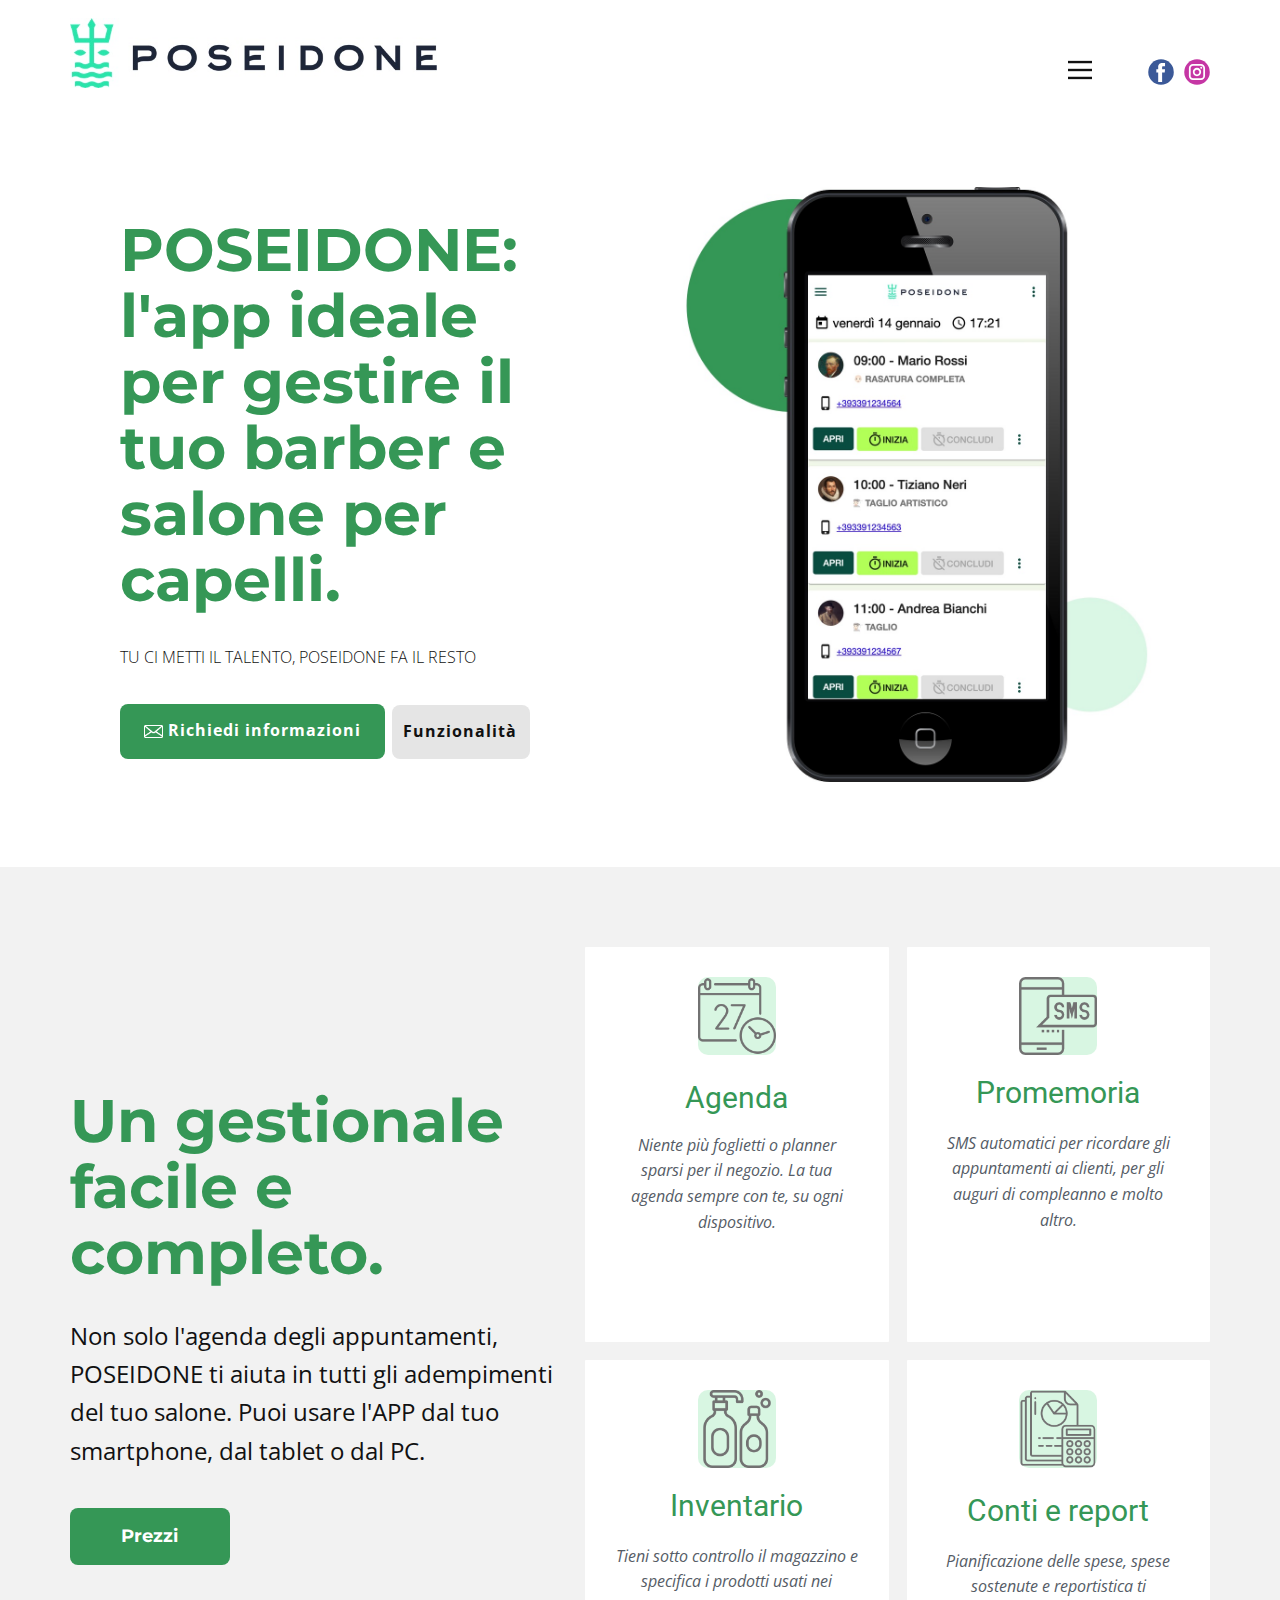
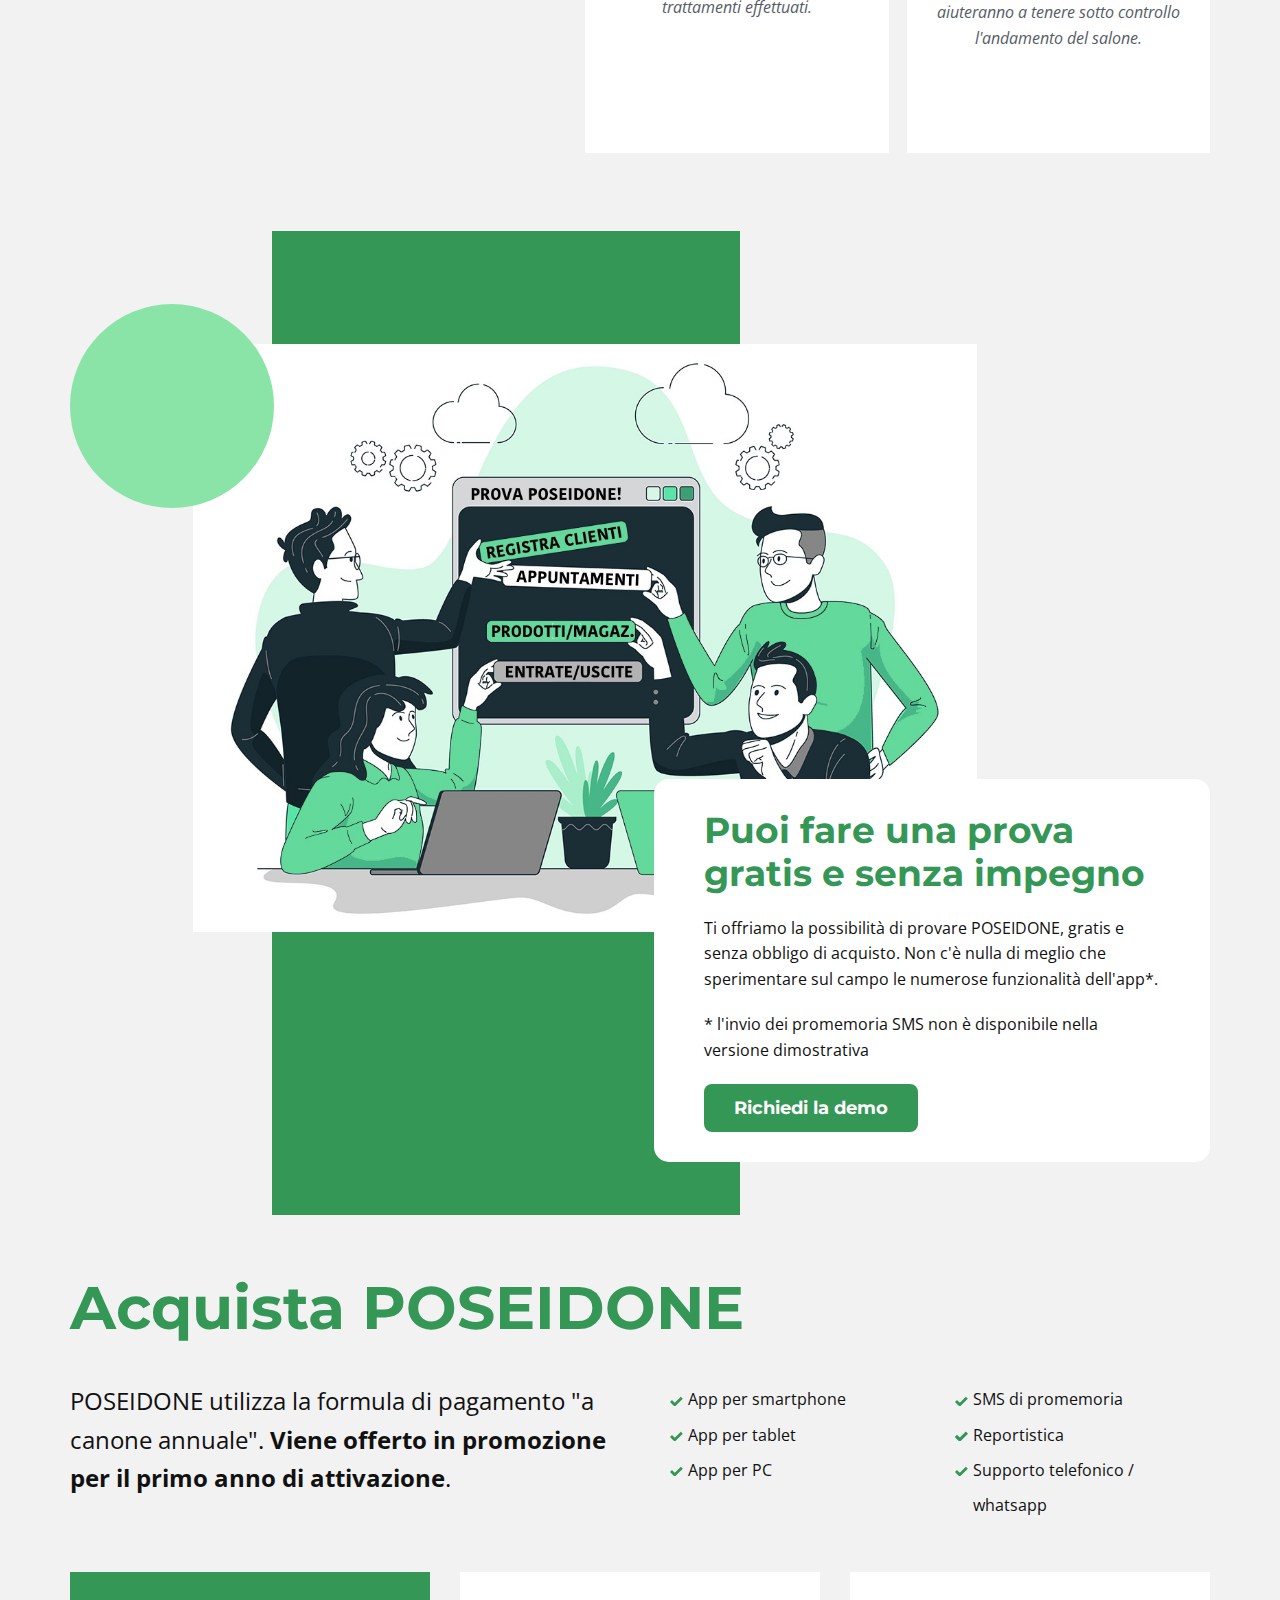
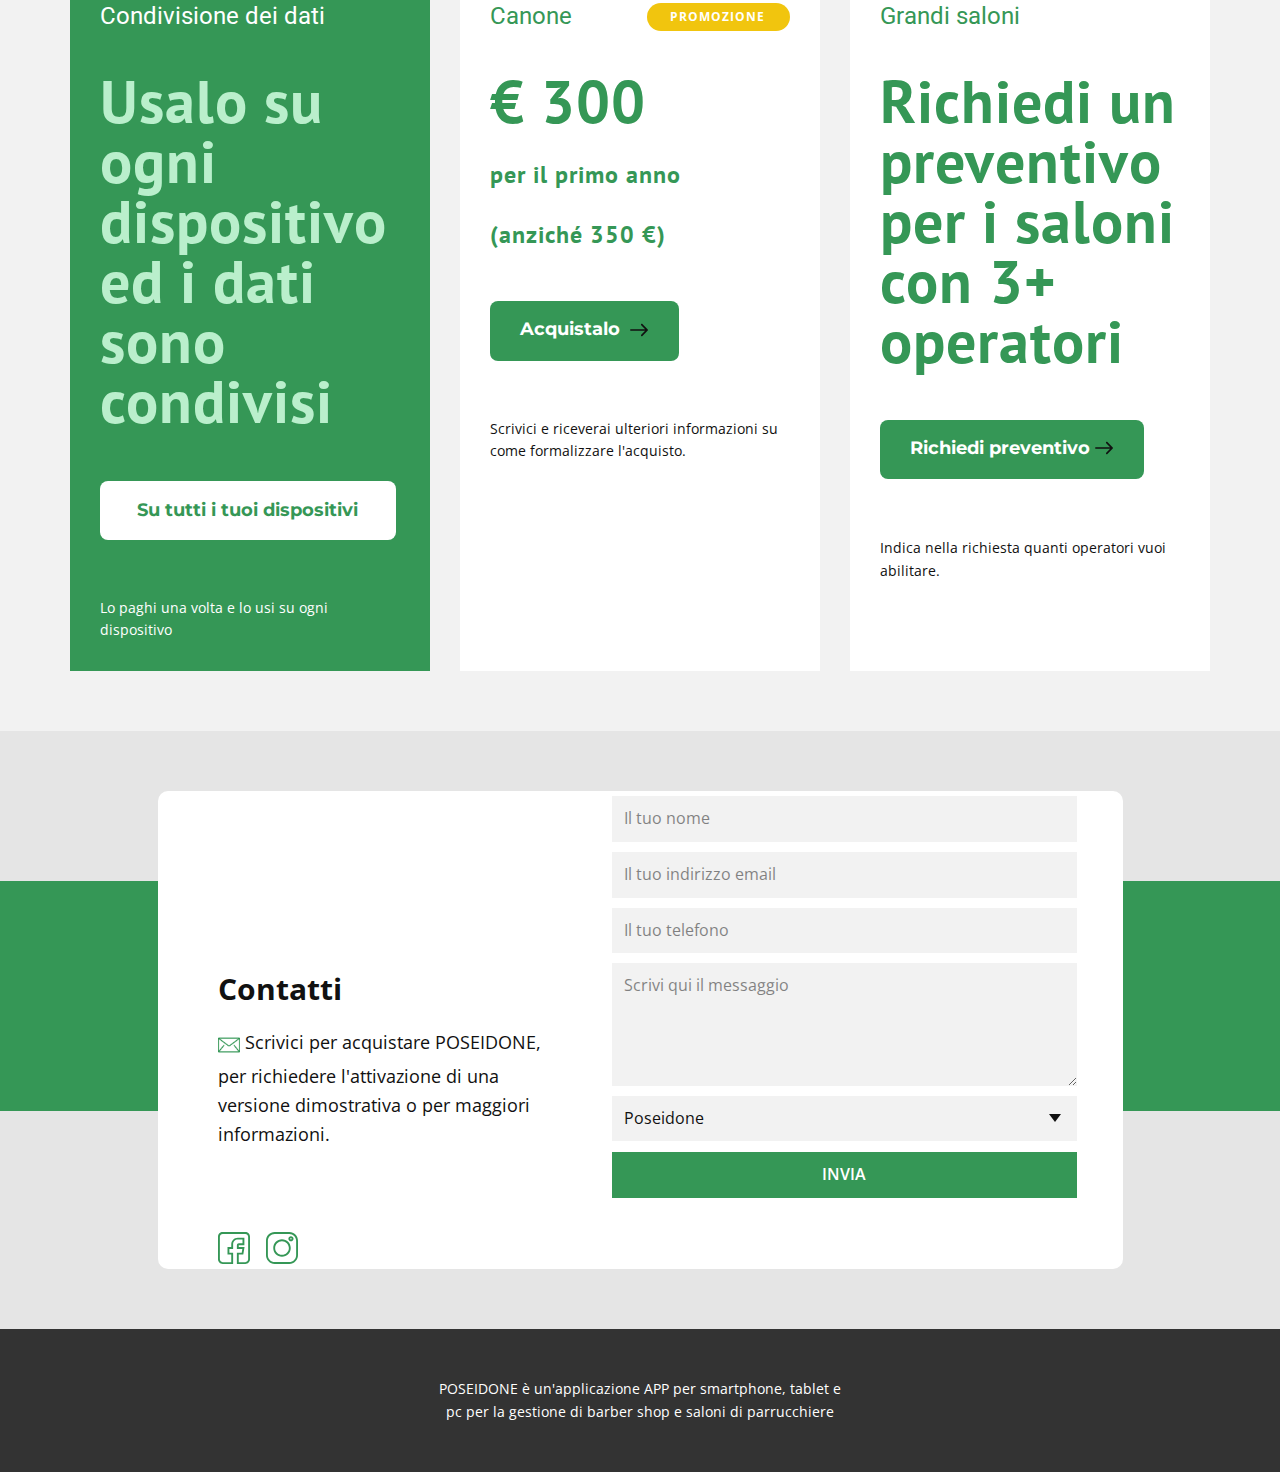
<file: html/index.html>
<!DOCTYPE html>
<html style="font-size: 16px;" lang="it-IT"><head>
    <meta name="viewport" content="width=device-width, initial-scale=1.0">
    <meta charset="utf-8">
    <meta name="keywords" content="salone, saloni, parrucchiere, parrucchieri, barba, capelli, barber, barber shop, salone di bellezza, saloni di bellezza, gestionale, agenda, planning, sms, messaggi, promemoria">
    <meta name="description" content="Poseidone è un'app per smartphone, tablet e computer per la gestione di saloni di bellezza, parrucchiere e parrucchieri, barberia e barber shop. Gestisce l'agenda degli appuntamenti, clienti, magazzino, trattamenti, entrate e spese, reportistica, messaggi sms di promemoria. Reportistica di dettaglio per l'andamento del salone.">
    <title>Poseidone - App per parrucchieri, barbieri, barber shop</title>
    <link rel="stylesheet" href="nicepage.css" media="screen">
<link rel="stylesheet" href="home.css" media="screen">
    <script class="u-script" type="text/javascript" src="jquery.js" defer=""></script>
    <script class="u-script" type="text/javascript" src="nicepage.js" defer=""></script>
    <meta name="generator" content="Nicepage 5.1.5, nicepage.com">
    <link rel="icon" href="images/favicon.png">
    <link id="u-theme-google-font" rel="stylesheet" href="https://fonts.googleapis.com/css?family=Roboto:100,100i,300,300i,400,400i,500,500i,700,700i,900,900i|Open+Sans:300,300i,400,400i,500,500i,600,600i,700,700i,800,800i">
    <link id="u-page-google-font" rel="stylesheet" href="https://fonts.googleapis.com/css?family=Montserrat:100,100i,200,200i,300,300i,400,400i,500,500i,600,600i,700,700i,800,800i,900,900i|PT+Sans:400,400i,700,700i|Open+Sans:300,300i,400,400i,500,500i,600,600i,700,700i,800,800i">
    
    
    
    
    
    
    <script type="application/ld+json">{
		"@context": "http://schema.org",
		"@type": "Organization",
		"name": "Poseidone",
		"logo": "images/poseidone-logo.jpg",
		"sameAs": [
				"https://poseidone.circe.cloud",
				"https://poseidone.circe.cloud"
		]
}</script>
    <meta name="theme-color" content="#4861df">
    <meta property="og:title" content="Poseidone - App per parrucchieri, barbieri, barber shop">
    <meta property="og:description" content="Poseidone è un'app per smartphone, tablet e computer per la gestione di saloni di bellezza, parrucchiere e parrucchieri, barberia e barber shop. Gestisce l'agenda degli appuntamenti, clienti, magazzino, trattamenti, entrate e spese, reportistica, messaggi sms di promemoria. Reportistica di dettaglio per l'andamento del salone.">
    <meta property="og:type" content="website">
  </head>
  <body data-home-page="home.html" data-home-page-title="home" class="u-body u-xl-mode" data-lang="it"><header class="u-align-center-sm u-align-center-xs u-clearfix u-header u-header" id="sec-ef8f"><div class="u-clearfix u-sheet u-valign-middle-lg u-valign-middle-md u-valign-middle-sm u-valign-middle-xl u-sheet-1">
        <a href="https://nicepage.com" class="u-image u-logo u-image-1" data-image-width="600" data-image-height="115">
          <img src="images/poseidone-logo.jpg" class="u-logo-image u-logo-image-1" data-image-width="63">
        </a>
        <div class="u-social-icons u-spacing-10 u-social-icons-1">
          <a class="u-social-url" title="facebook" target="_blank" href="https://poseidone.circe.cloud"><span class="u-icon u-social-facebook u-social-icon u-icon-1"><svg class="u-svg-link" preserveAspectRatio="xMidYMin slice" viewBox="0 0 112 112" style=""><use xmlns:xlink="http://www.w3.org/1999/xlink" xlink:href="#svg-9759"></use></svg><svg class="u-svg-content" viewBox="0 0 112 112" x="0" y="0" id="svg-9759"><circle fill="currentColor" cx="56.1" cy="56.1" r="55"></circle><path fill="#FFFFFF" d="M73.5,31.6h-9.1c-1.4,0-3.6,0.8-3.6,3.9v8.5h12.6L72,58.3H60.8v40.8H43.9V58.3h-8V43.9h8v-9.2
            c0-6.7,3.1-17,17-17h12.5v13.9H73.5z"></path></svg></span>
          </a>
          <a class="u-social-url" title="instagram" target="_blank" href="https://poseidone.circe.cloud"><span class="u-icon u-social-icon u-social-instagram u-icon-2"><svg class="u-svg-link" preserveAspectRatio="xMidYMin slice" viewBox="0 0 112 112" style=""><use xmlns:xlink="http://www.w3.org/1999/xlink" xlink:href="#svg-df14"></use></svg><svg class="u-svg-content" viewBox="0 0 112 112" x="0" y="0" id="svg-df14"><circle fill="currentColor" cx="56.1" cy="56.1" r="55"></circle><path fill="#FFFFFF" d="M55.9,38.2c-9.9,0-17.9,8-17.9,17.9C38,66,46,74,55.9,74c9.9,0,17.9-8,17.9-17.9C73.8,46.2,65.8,38.2,55.9,38.2
            z M55.9,66.4c-5.7,0-10.3-4.6-10.3-10.3c-0.1-5.7,4.6-10.3,10.3-10.3c5.7,0,10.3,4.6,10.3,10.3C66.2,61.8,61.6,66.4,55.9,66.4z"></path><path fill="#FFFFFF" d="M74.3,33.5c-2.3,0-4.2,1.9-4.2,4.2s1.9,4.2,4.2,4.2s4.2-1.9,4.2-4.2S76.6,33.5,74.3,33.5z"></path><path fill="#FFFFFF" d="M73.1,21.3H38.6c-9.7,0-17.5,7.9-17.5,17.5v34.5c0,9.7,7.9,17.6,17.5,17.6h34.5c9.7,0,17.5-7.9,17.5-17.5V38.8
            C90.6,29.1,82.7,21.3,73.1,21.3z M83,73.3c0,5.5-4.5,9.9-9.9,9.9H38.6c-5.5,0-9.9-4.5-9.9-9.9V38.8c0-5.5,4.5-9.9,9.9-9.9h34.5
            c5.5,0,9.9,4.5,9.9,9.9V73.3z"></path></svg></span>
          </a>
        </div>
        <nav class="u-align-left u-menu u-menu-hamburger u-offcanvas u-menu-1" data-responsive-from="XL">
          <div class="menu-collapse" style="font-size: 1rem;">
            <a class="u-button-style u-nav-link" href="#">
              <svg class="u-svg-link" preserveAspectRatio="xMidYMin slice" viewBox="0 0 302 302" style=""><use xmlns:xlink="http://www.w3.org/1999/xlink" xlink:href="#svg-8a8f"></use></svg>
              <svg xmlns="http://www.w3.org/2000/svg" xmlns:xlink="http://www.w3.org/1999/xlink" version="1.1" id="svg-8a8f" x="0px" y="0px" viewBox="0 0 302 302" style="enable-background:new 0 0 302 302;" xml:space="preserve" class="u-svg-content"><g><rect y="36" width="302" height="30"></rect><rect y="236" width="302" height="30"></rect><rect y="136" width="302" height="30"></rect>
</g><g></g><g></g><g></g><g></g><g></g><g></g><g></g><g></g><g></g><g></g><g></g><g></g><g></g><g></g><g></g></svg>
            </a>
          </div>
          <div class="u-custom-menu u-nav-container" wfd-invisible="true">
            <ul class="u-nav u-spacing-2 u-unstyled u-nav-1"><li class="u-nav-item"><a class="u-active-grey-5 u-border-active-palette-1-base u-border-hover-palette-1-base u-button-style u-hover-grey-10 u-nav-link u-text-active-grey-90 u-text-grey-90 u-text-hover-grey-90" href="home.html" style="padding: 10px 20px;">home</a>
</li></ul>
          </div>
          <div class="u-custom-menu u-nav-container-collapse">
            <div class="u-align-center u-black u-container-style u-inner-container-layout u-opacity u-opacity-95 u-sidenav">
              <div class="u-inner-container-layout u-sidenav-overflow">
                <div class="u-menu-close"></div>
                <ul class="u-align-center u-nav u-popupmenu-items u-unstyled u-nav-2"><li class="u-nav-item"><a class="u-button-style u-nav-link" href="home.html" style="padding: 10px 20px;">home</a>
</li></ul>
              </div>
            </div>
            <div class="u-black u-menu-overlay u-opacity u-opacity-70" wfd-invisible="true"></div>
          </div>
        </nav>
      </div></header> 
    <section class="u-clearfix u-section-1" id="sec-a3f2">
      <div class="u-clearfix u-sheet u-valign-middle u-sheet-1">
        <div class="u-clearfix u-expanded-width u-gutter-0 u-layout-wrap u-layout-wrap-1">
          <div class="u-layout" style="">
            <div class="u-layout-row" style="">
              <div class="u-align-center-xs u-align-left-lg u-align-left-md u-align-left-sm u-align-left-xl u-container-style u-layout-cell u-left-cell u-size-30 u-size-xs-60 u-white u-layout-cell-1" src="">
                <div class="u-container-layout u-container-layout-1">
                  <h1 class="u-custom-font u-font-montserrat u-text u-text-palette-2-base u-text-1"> POSEIDONE:&nbsp; l'app ideale per gestire il tuo barber e salone per capelli.<br>
                  </h1>
                  <p class="u-text u-text-2">TU CI METTI IL TALENTO, POSEIDONE FA IL RESTO</p>
                  <a href="home.html#carousel_799b" class="u-active-grey-90 u-border-none u-btn u-btn-round u-button-style u-hover-grey-90 u-palette-2-base u-radius-8 u-text-active-white u-text-body-alt-color u-text-hover-white u-btn-1"><span class="u-file-icon u-icon u-text-white u-icon-1"><img src="images/520648-2273fcd9.png" alt=""></span>&nbsp;Richiedi informazioni
                  </a>
                  <a href="home.html#sec-56a8" class="u-active-grey-15 u-border-none u-btn u-btn-round u-button-style u-grey-10 u-hover-grey-15 u-radius-8 u-text-active-grey-80 u-text-body-color u-text-hover-grey-80 u-btn-2">Funzionalità</a>
                </div>
              </div>
              <div class="u-align-center u-container-style u-layout-cell u-right-cell u-size-30 u-size-xs-60 u-layout-cell-2" src="">
                <div class="u-container-layout u-valign-bottom-lg u-valign-bottom-xl u-valign-middle-md u-container-layout-2" src="">
                  <img class="u-expanded-width-lg u-expanded-width-md u-expanded-width-sm u-expanded-width-xs u-image u-image-contain u-image-1" src="images/mobile_poseidone_bg1.jpg" data-image-width="1078" data-image-height="1280">
                </div>
              </div>
            </div>
          </div>
        </div>
      </div>
    </section>
    <section class="u-align-center u-clearfix u-grey-5 u-section-2" id="sec-56a8">
      <div class="u-clearfix u-sheet u-valign-middle u-sheet-1">
        <div class="u-align-left u-container-style u-expanded-width-md u-expanded-width-sm u-expanded-width-xs u-group u-shape-rectangle u-group-1">
          <div class="u-container-layout u-valign-middle-lg u-valign-middle-xl u-valign-top-md u-valign-top-sm u-valign-top-xs u-container-layout-1">
            <h1 class="u-text u-text-palette-2-base u-text-1">Un gestionale facile e completo.</h1>
            <p class="u-text u-text-2"> Non solo l'agenda degli appuntamenti, POSEIDONE ti aiuta in tutti gli adempimenti del tuo salone. Puoi usare l'APP dal tuo smartphone, dal tablet o dal PC.</p>
            <a href="home.html#sec-d44c" class="u-active-palette-2-dark-3 u-border-none u-btn u-btn-round u-button-style u-custom-font u-font-montserrat u-hover-palette-2-dark-3 u-palette-2-base u-radius-8 u-text-active-white u-text-body-alt-color u-text-hover-white u-btn-1">Prezzi</a>
          </div>
        </div>
        <div class="u-clearfix u-expanded-width-md u-expanded-width-sm u-expanded-width-xs u-gutter-18 u-layout-wrap u-layout-wrap-1">
          <div class="u-gutter-0 u-layout">
            <div class="u-layout-row">
              <div class="u-size-30">
                <div class="u-layout-col">
                  <div class="u-align-center u-container-style u-layout-cell u-radius-10 u-size-40 u-white u-layout-cell-1">
                    <div class="u-container-layout u-container-layout-2"><span class="u-file-icon u-icon u-icon-rounded u-opacity u-opacity-55 u-palette-2-light-2 u-radius-10 u-spacing-18 u-icon-1"><img src="images/25359961.png" alt=""></span>
                      <h3 class="u-text u-text-default u-text-palette-2-base u-text-3">Agenda</h3>
                      <p class="u-text u-text-palette-5-dark-2 u-text-4">Niente più foglietti o planner sparsi per il negozio. La tua agenda sempre con te, su ogni dispositivo.</p>
                    </div>
                  </div>
                  <div class="u-align-center u-container-style u-layout-cell u-radius-10 u-size-20 u-white u-layout-cell-2">
                    <div class="u-container-layout u-container-layout-3"><span class="u-file-icon u-icon u-icon-rounded u-opacity u-opacity-55 u-palette-2-light-2 u-radius-10 u-spacing-18 u-icon-2"><img src="images/1848239.png" alt=""></span>
                      <h3 class="u-text u-text-default u-text-palette-2-base u-text-5">Inventario</h3>
                      <p class="u-text u-text-palette-5-dark-2 u-text-6">Tieni sotto controllo il magazzino e specifica i prodotti usati nei trattamenti effettuati.</p>
                    </div>
                  </div>
                </div>
              </div>
              <div class="u-size-30">
                <div class="u-layout-col">
                  <div class="u-align-center u-container-style u-layout-cell u-radius-10 u-size-20 u-white u-layout-cell-3">
                    <div class="u-container-layout u-container-layout-4"><span class="u-file-icon u-icon u-icon-rounded u-opacity u-opacity-55 u-palette-2-light-2 u-radius-10 u-spacing-18 u-icon-3"><img src="images/8902021.png" alt=""></span>
                      <h3 class="u-text u-text-default u-text-palette-2-base u-text-7">Promemoria</h3>
                      <p class="u-text u-text-palette-5-dark-2 u-text-8">SMS automatici per ricordare gli appuntamenti ai clienti, per gli auguri di compleanno e molto altro.</p>
                    </div>
                  </div>
                  <div class="u-align-center u-container-style u-layout-cell u-radius-10 u-size-40 u-white u-layout-cell-4">
                    <div class="u-container-layout u-container-layout-5"><span class="u-file-icon u-icon u-icon-rounded u-opacity u-opacity-55 u-palette-2-light-2 u-radius-10 u-spacing-18 u-icon-4"><img src="images/4341568.png" alt=""></span>
                      <h3 class="u-text u-text-default u-text-palette-2-base u-text-9">Conti e report</h3>
                      <p class="u-text u-text-palette-5-dark-2 u-text-10">Pianificazione delle spese, spese sostenute e reportistica ti aiuteranno a tenere sotto controllo l'andamento del salone.</p>
                    </div>
                  </div>
                </div>
              </div>
            </div>
          </div>
        </div>
      </div>
    </section>
    <section class="u-align-center u-clearfix u-grey-5 u-section-3" id="carousel_56ed">
      <div class="u-clearfix u-sheet u-valign-middle-lg u-valign-middle-xl u-sheet-1">
        <div class="u-absolute-hcenter-xs u-expanded-height u-palette-2-base u-shape u-shape-rectangle u-shape-1"></div>
        <img class="u-image u-image-1" src="images/prova-poseidone.jpg" data-image-width="1200" data-image-height="857">
        <div class="u-align-left u-container-style u-group u-radius-15 u-shape-round u-white u-group-1">
          <div class="u-container-layout u-valign-middle u-container-layout-1">
            <h3 class="u-custom-font u-font-montserrat u-text u-text-palette-2-base u-text-1">Puoi fare una prova gratis e senza impegno</h3>
            <p class="u-text u-text-2">Ti offriamo la possibilità di provare POSEIDONE, gratis e senza obbligo di acquisto. Non c'è nulla di meglio che sperimentare sul campo le numerose funzionalità dell'app*.</p>
            <p class="u-align-left u-text u-text-3">* l'invio dei promemoria SMS non è disponibile nella versione dimostrativa</p>
            <a href="home.html#carousel_799b" class="u-active-palette-2-dark-3 u-btn u-btn-round u-button-style u-custom-font u-font-montserrat u-hover-palette-2-dark-3 u-palette-2-base u-radius-8 u-text-active-white u-text-body-alt-color u-text-hover-white u-btn-1">Richiedi la demo</a>
          </div>
        </div>
        <div class="u-palette-2-light-1 u-shape u-shape-circle u-shape-2"></div>
      </div>
    </section>
    <section class="u-clearfix u-grey-5 u-section-4" id="sec-d44c">
      <div class="u-clearfix u-sheet u-valign-middle u-sheet-1">
        <h1 class="u-text u-text-1"> Acquista POSEIDONE</h1>
        <div class="u-clearfix u-expanded-width u-layout-wrap u-layout-wrap-1">
          <div class="u-layout">
            <div class="u-layout-row">
              <div class="u-container-style u-layout-cell u-size-27-md u-size-27-sm u-size-27-xs u-size-30-lg u-size-30-xl u-layout-cell-1">
                <div class="u-container-layout u-container-layout-1">
                  <p class="u-text u-text-default u-text-2">POSEIDONE utilizza la formula di pagamento "a canone annuale". <b>Viene offerto in promozione per il primo anno di attivazione</b>.
                  </p>
                </div>
              </div>
              <div class="u-container-style u-layout-cell u-size-15-lg u-size-15-xl u-size-17-md u-size-17-sm u-size-17-xs u-layout-cell-2">
                <div class="u-container-layout u-container-layout-2">
                  <ul class="u-custom-list u-text u-text-3">
                    <li>
                      <div class="u-list-icon u-text-palette-2-base">
                        <svg class="u-svg-content" viewBox="0 0 512 512" id="svg-18ed"><path d="m433.1 67.1-231.8 231.9c-6.2 6.2-16.4 6.2-22.6 0l-99.8-99.8-78.9 78.8 150.5 150.5c10.5 10.5 24.6 16.3 39.4 16.3 14.8 0 29-5.9 39.4-16.3l282.7-282.5z" fill="currentColor"></path></svg>
                      </div>
                    </li>
                    <li>App per smartphone</li>
                    <li>
                      <div class="u-list-icon u-text-palette-2-base">
                        <svg class="u-svg-content" viewBox="0 0 512 512" id="svg-18ed"><path d="m433.1 67.1-231.8 231.9c-6.2 6.2-16.4 6.2-22.6 0l-99.8-99.8-78.9 78.8 150.5 150.5c10.5 10.5 24.6 16.3 39.4 16.3 14.8 0 29-5.9 39.4-16.3l282.7-282.5z" fill="currentColor"></path></svg>
                      </div>App per tablet<br>
                    </li>
                    <li>
                      <div class="u-list-icon u-text-palette-2-base">
                        <svg class="u-svg-content" viewBox="0 0 512 512" id="svg-18ed"><path d="m433.1 67.1-231.8 231.9c-6.2 6.2-16.4 6.2-22.6 0l-99.8-99.8-78.9 78.8 150.5 150.5c10.5 10.5 24.6 16.3 39.4 16.3 14.8 0 29-5.9 39.4-16.3l282.7-282.5z" fill="currentColor"></path></svg>
                      </div>App per PC
                    </li>
                  </ul>
                </div>
              </div>
              <div class="u-container-style u-layout-cell u-size-15-lg u-size-15-xl u-size-16-md u-size-16-sm u-size-16-xs u-layout-cell-3">
                <div class="u-container-layout u-container-layout-3">
                  <ul class="u-custom-list u-text u-text-4">
                    <li>
                      <div class="u-list-icon u-text-palette-2-base">
                        <svg class="u-svg-content" viewBox="0 0 512 512" id="svg-18ed"><path d="m433.1 67.1-231.8 231.9c-6.2 6.2-16.4 6.2-22.6 0l-99.8-99.8-78.9 78.8 150.5 150.5c10.5 10.5 24.6 16.3 39.4 16.3 14.8 0 29-5.9 39.4-16.3l282.7-282.5z" fill="currentColor"></path></svg>
                      </div>
                    </li>
                    <li>SMS di promemoria</li>
                    <li>
                      <div class="u-list-icon u-text-palette-2-base">
                        <svg class="u-svg-content" viewBox="0 0 512 512" id="svg-18ed"><path d="m433.1 67.1-231.8 231.9c-6.2 6.2-16.4 6.2-22.6 0l-99.8-99.8-78.9 78.8 150.5 150.5c10.5 10.5 24.6 16.3 39.4 16.3 14.8 0 29-5.9 39.4-16.3l282.7-282.5z" fill="currentColor"></path></svg>
                      </div>
                      <div class="u-list-icon u-text-palette-2-base">
                        <svg class="u-svg-content" viewBox="0 0 512 512" id="svg-18ed"><path d="m433.1 67.1-231.8 231.9c-6.2 6.2-16.4 6.2-22.6 0l-99.8-99.8-78.9 78.8 150.5 150.5c10.5 10.5 24.6 16.3 39.4 16.3 14.8 0 29-5.9 39.4-16.3l282.7-282.5z" fill="currentColor"></path></svg>
                      </div>Reportistica
                    </li>
                    <li>
                      <div class="u-list-icon u-text-palette-2-base">
                        <svg class="u-svg-content" viewBox="0 0 512 512" id="svg-18ed"><path d="m433.1 67.1-231.8 231.9c-6.2 6.2-16.4 6.2-22.6 0l-99.8-99.8-78.9 78.8 150.5 150.5c10.5 10.5 24.6 16.3 39.4 16.3 14.8 0 29-5.9 39.4-16.3l282.7-282.5z" fill="currentColor"></path></svg>
                      </div>Supporto telefonico / whatsapp
                    </li>
                  </ul>
                </div>
              </div>
            </div>
          </div>
        </div>
        <div class="u-clearfix u-expanded-width u-gutter-30 u-layout-wrap u-layout-wrap-2">
          <div class="u-gutter-0 u-layout">
            <div class="u-layout-row">
              <div class="u-align-left u-container-style u-layout-cell u-left-cell u-palette-2-base u-radius-15 u-shape-round u-size-20 u-layout-cell-4">
                <div class="u-container-layout u-valign-top u-container-layout-4">
                  <h4 class="u-text u-text-body-alt-color u-text-default u-text-5">Condivisione dei dati</h4>
                  <h1 class="u-custom-font u-font-pt-sans u-text u-text-default u-text-6">Usalo su ogni dispositivo <br>ed i dati sono condivisi
                  </h1>
                  <a href="#" class="u-btn u-btn-round u-button-style u-custom-font u-font-montserrat u-radius-8 u-text-palette-2-base u-white u-btn-1">Su tutti i tuoi dispositivi </a>
                  <p class="u-text u-text-7">Lo paghi una volta e lo usi su ogni dispositivo</p>
                </div>
              </div>
              <div class="u-align-left u-container-style u-layout-cell u-radius-15 u-size-20 u-white u-layout-cell-5">
                <div class="u-container-layout u-valign-top u-container-layout-5">
                  <h4 class="u-text u-text-default u-text-palette-2-base u-text-8">Canone</h4>
                  <a href="#" class="u-active-palette-3-light-2 u-border-none u-btn u-btn-round u-button-style u-hover-palette-3-light-1 u-palette-3-base u-radius-31 u-text-active-black u-text-body-alt-color u-text-hover-black u-btn-2">Promozione</a>
                  <h1 class="u-custom-font u-font-pt-sans u-text u-text-default u-text-palette-2-base u-text-9"> € 300<br>
                    <span style="font-size: 1.5rem;">per il primo anno<br>(anziché 350 €)
                    </span>
                  </h1>
                  <a href="home.html#carousel_799b" class="u-active-black u-border-none u-btn u-btn-round u-button-style u-custom-font u-font-montserrat u-hover-black u-palette-2-base u-radius-8 u-text-body-alt-color u-btn-3">Acquistalo&nbsp;&nbsp;<span class="u-icon u-icon-1"><svg class="u-svg-content" viewBox="0 0 268.832 268.832" x="0px" y="0px" style="width: 1em; height: 1em;"><g><path d="M265.171,125.577l-80-80c-4.881-4.881-12.797-4.881-17.678,0c-4.882,4.882-4.882,12.796,0,17.678l58.661,58.661H12.5   c-6.903,0-12.5,5.597-12.5,12.5c0,6.902,5.597,12.5,12.5,12.5h213.654l-58.659,58.661c-4.882,4.882-4.882,12.796,0,17.678   c2.44,2.439,5.64,3.661,8.839,3.661s6.398-1.222,8.839-3.661l79.998-80C270.053,138.373,270.053,130.459,265.171,125.577z"></path>
</g></svg><img></span>
                  </a>
                  <p class="u-text u-text-10"> Scrivici e riceverai ulteriori informazioni su come formalizzare l'acquisto.</p>
                </div>
              </div>
              <div class="u-align-left u-container-style u-layout-cell u-radius-15 u-right-cell u-size-20 u-white u-layout-cell-6">
                <div class="u-container-layout u-valign-top u-container-layout-6">
                  <h4 class="u-text u-text-default u-text-palette-2-base u-text-11">Grandi saloni</h4>
                  <h1 class="u-custom-font u-font-pt-sans u-text u-text-default u-text-palette-2-base u-text-12">Richiedi un preventivo per i saloni con 3+ operatori</h1>
                  <a href="home.html#carousel_799b" class="u-active-black u-border-none u-btn u-btn-round u-button-style u-custom-font u-font-montserrat u-hover-black u-palette-2-base u-radius-8 u-text-body-alt-color u-btn-4">Richiedi preventivo&nbsp;<span class="u-icon u-icon-2"><svg class="u-svg-content" viewBox="0 0 268.832 268.832" x="0px" y="0px" style="width: 1em; height: 1em;"><g><path d="M265.171,125.577l-80-80c-4.881-4.881-12.797-4.881-17.678,0c-4.882,4.882-4.882,12.796,0,17.678l58.661,58.661H12.5   c-6.903,0-12.5,5.597-12.5,12.5c0,6.902,5.597,12.5,12.5,12.5h213.654l-58.659,58.661c-4.882,4.882-4.882,12.796,0,17.678   c2.44,2.439,5.64,3.661,8.839,3.661s6.398-1.222,8.839-3.661l79.998-80C270.053,138.373,270.053,130.459,265.171,125.577z"></path>
</g></svg><img></span>
                  </a>
                  <p class="u-text u-text-13"> Indica nella richiesta quanti operatori vuoi abilitare.</p>
                </div>
              </div>
            </div>
          </div>
        </div>
      </div>
    </section>
    <section class="u-align-center u-clearfix u-grey-10 u-section-5" id="carousel_799b">
      <div class="u-expanded-width u-palette-2-base u-shape u-shape-rectangle u-shape-1"></div>
      <div class="u-container-style u-group u-radius-10 u-shape-round u-white u-group-1">
        <div class="u-container-layout u-container-layout-1">
          <div class="u-expanded-width-sm u-expanded-width-xs u-form u-form-1">
            <form action="https://www.circe.cloud/request_info" class="u-clearfix u-form-spacing-10 u-form-vertical u-inner-form" style="padding: 0px;" source="custom" name="frmRequestInfo">
              <div class="u-form-group u-form-name">
                <label for="name-da97" class="u-form-control-hidden u-label" wfd-invisible="true">Name</label>
                <input type="text" placeholder="Il tuo nome" id="name-da97" name="name" class="u-border-no-bottom u-border-no-left u-border-no-right u-border-no-top u-grey-5 u-input u-input-rectangle" required="">
              </div>
              <div class="u-form-email u-form-group">
                <label for="email-da97" class="u-form-control-hidden u-label" wfd-invisible="true">Email</label>
                <input type="email" placeholder="Il tuo indirizzo email" id="email-da97" name="email" class="u-border-no-bottom u-border-no-left u-border-no-right u-border-no-top u-grey-5 u-input u-input-rectangle" required="">
              </div>
              <div class="u-form-group u-form-group-3">
                <label for="text-6e21" class="u-form-control-hidden u-label"></label>
                <input type="text" placeholder="Il tuo telefono" id="text-6e21" name="phone" class="u-border-no-bottom u-border-no-left u-border-no-right u-border-no-top u-grey-5 u-input u-input-rectangle">
              </div>
              <div class="u-form-group u-form-message">
                <label for="message-da97" class="u-form-control-hidden u-label" wfd-invisible="true">Message</label>
                <textarea placeholder="Scrivi qui il messaggio" rows="4" cols="50" id="message-da97" name="message" class="u-border-no-bottom u-border-no-left u-border-no-right u-border-no-top u-grey-5 u-input u-input-rectangle" required=""></textarea>
              </div>
              <div class="u-form-group u-form-select u-form-group-5">
                <label for="select-9223" class="u-form-control-hidden u-label"></label>
                <div class="u-form-select-wrapper">
                  <select id="select-9223" name="prodotto" class="u-border-no-bottom u-border-no-left u-border-no-right u-border-no-top u-grey-5 u-input u-input-rectangle" required="required">
                    <option value="Poseidone">Poseidone</option>
                  </select>
                  <svg class="u-caret u-caret-svg" version="1.1" id="Layer_1" xmlns="http://www.w3.org/2000/svg" xmlns:xlink="http://www.w3.org/1999/xlink" x="0px" y="0px" width="16px" height="16px" viewBox="0 0 16 16" style="fill:currentColor;" xml:space="preserve"><polygon class="st0" points="8,12 2,4 14,4 "></polygon></svg>
                </div>
              </div>
              <div class="u-align-left u-form-group u-form-submit">
                <a href="#" class="u-btn u-btn-submit u-button-style u-palette-2-base u-btn-1">INVIA</a>
                <input type="submit" value="submit" class="u-form-control-hidden" wfd-invisible="true">
              </div>
              <div class="u-form-send-message u-form-send-success" wfd-invisible="true">Grazie! Il tuo messaggio è stato inviato.</div>
              <div class="u-form-send-error u-form-send-message" wfd-invisible="true">Non è stato possibile inviare il messaggio. Correggere gli errori e riprovare.</div>
              <input type="hidden" value="" name="recaptchaResponse" wfd-invisible="true">
            </form>
          </div>
          <h3 class="u-custom-font u-font-open-sans u-text u-text-1">Contatti</h3>
          <p class="u-text u-text-2"><span class="u-file-icon u-icon u-text-palette-2-base u-icon-1"><img src="images/546394-9b16e727.png" alt=""></span>&nbsp;Scrivici per acquistare POSEIDONE, per richiedere l'attivazione di una versione dimostrativa o per maggiori informazioni.
          </p>
          <div class="u-social-icons u-spacing-16 u-social-icons-1">
            <a class="u-social-url" target="_blank" data-type="Custom" title="Custom" href="https://poseidone.circe.cloud"><span class="u-icon u-icon-circle u-social-custom u-social-icon u-text-palette-2-base u-icon-2"><svg class="u-svg-link" preserveAspectRatio="xMidYMin slice" viewBox="0 0 512 512" style=""><use xmlns:xlink="http://www.w3.org/1999/xlink" xlink:href="#svg-7180"></use></svg><svg class="u-svg-content" viewBox="0 0 512 512" id="svg-7180"><path d="m75 512h167v-182h-60v-60h60v-75c0-41.355469 33.644531-75 75-75h75v60h-60c-16.542969 0-30 13.457031-30 30v60h87.292969l-10 60h-77.292969v182h135c41.355469 0 75-33.644531 75-75v-362c0-41.355469-33.644531-75-75-75h-362c-41.355469 0-75 33.644531-75 75v362c0 41.355469 33.644531 75 75 75zm-45-437c0-24.8125 20.1875-45 45-45h362c24.8125 0 45 20.1875 45 45v362c0 24.8125-20.1875 45-45 45h-105v-122h72.707031l20-120h-92.707031v-30h90v-120h-105c-57.898438 0-105 47.101562-105 105v45h-60v120h60v122h-137c-24.8125 0-45-20.1875-45-45zm0 0"></path></svg></span>
            </a>
            <a class="u-social-url" target="_blank" data-type="Custom" title="Custom" href="https://poseidone.circe.cloud"><span class="u-icon u-icon-circle u-social-custom u-social-icon u-text-palette-2-base u-icon-3"><svg class="u-svg-link" preserveAspectRatio="xMidYMin slice" viewBox="0 0 512.00096 512.00096" style=""><use xmlns:xlink="http://www.w3.org/1999/xlink" xlink:href="#svg-009b"></use></svg><svg class="u-svg-content" viewBox="0 0 512.00096 512.00096" id="svg-009b"><path d="m373.40625 0h-234.8125c-76.421875 0-138.59375 62.171875-138.59375 138.59375v234.816406c0 76.417969 62.171875 138.589844 138.59375 138.589844h234.816406c76.417969 0 138.589844-62.171875 138.589844-138.589844v-234.816406c0-76.421875-62.171875-138.59375-138.59375-138.59375zm108.578125 373.410156c0 59.867188-48.707031 108.574219-108.578125 108.574219h-234.8125c-59.871094 0-108.578125-48.707031-108.578125-108.574219v-234.816406c0-59.871094 48.707031-108.578125 108.578125-108.578125h234.816406c59.867188 0 108.574219 48.707031 108.574219 108.578125zm0 0"></path><path d="m256 116.003906c-77.195312 0-139.996094 62.800782-139.996094 139.996094s62.800782 139.996094 139.996094 139.996094 139.996094-62.800782 139.996094-139.996094-62.800782-139.996094-139.996094-139.996094zm0 249.976563c-60.640625 0-109.980469-49.335938-109.980469-109.980469 0-60.640625 49.339844-109.980469 109.980469-109.980469 60.644531 0 109.980469 49.339844 109.980469 109.980469 0 60.644531-49.335938 109.980469-109.980469 109.980469zm0 0"></path><path d="m399.34375 66.285156c-22.8125 0-41.367188 18.558594-41.367188 41.367188 0 22.8125 18.554688 41.371094 41.367188 41.371094s41.371094-18.558594 41.371094-41.371094-18.558594-41.367188-41.371094-41.367188zm0 52.71875c-6.257812 0-11.351562-5.09375-11.351562-11.351562 0-6.261719 5.09375-11.351563 11.351562-11.351563 6.261719 0 11.355469 5.089844 11.355469 11.351563 0 6.257812-5.09375 11.351562-11.355469 11.351562zm0 0"></path></svg></span>
            </a>
          </div>
        </div>
      </div>
    </section>
    
    
    <footer class="u-align-center u-clearfix u-footer u-grey-80 u-footer" id="sec-c677"><div class="u-clearfix u-sheet u-sheet-1">
        <p class="u-small-text u-text u-text-variant u-text-1">POSEIDONE è un'applicazione APP per smartphone, tablet e pc per la gestione di barber shop e saloni di parrucchiere</p>
      </div></footer>
  
</body></html>
</file>
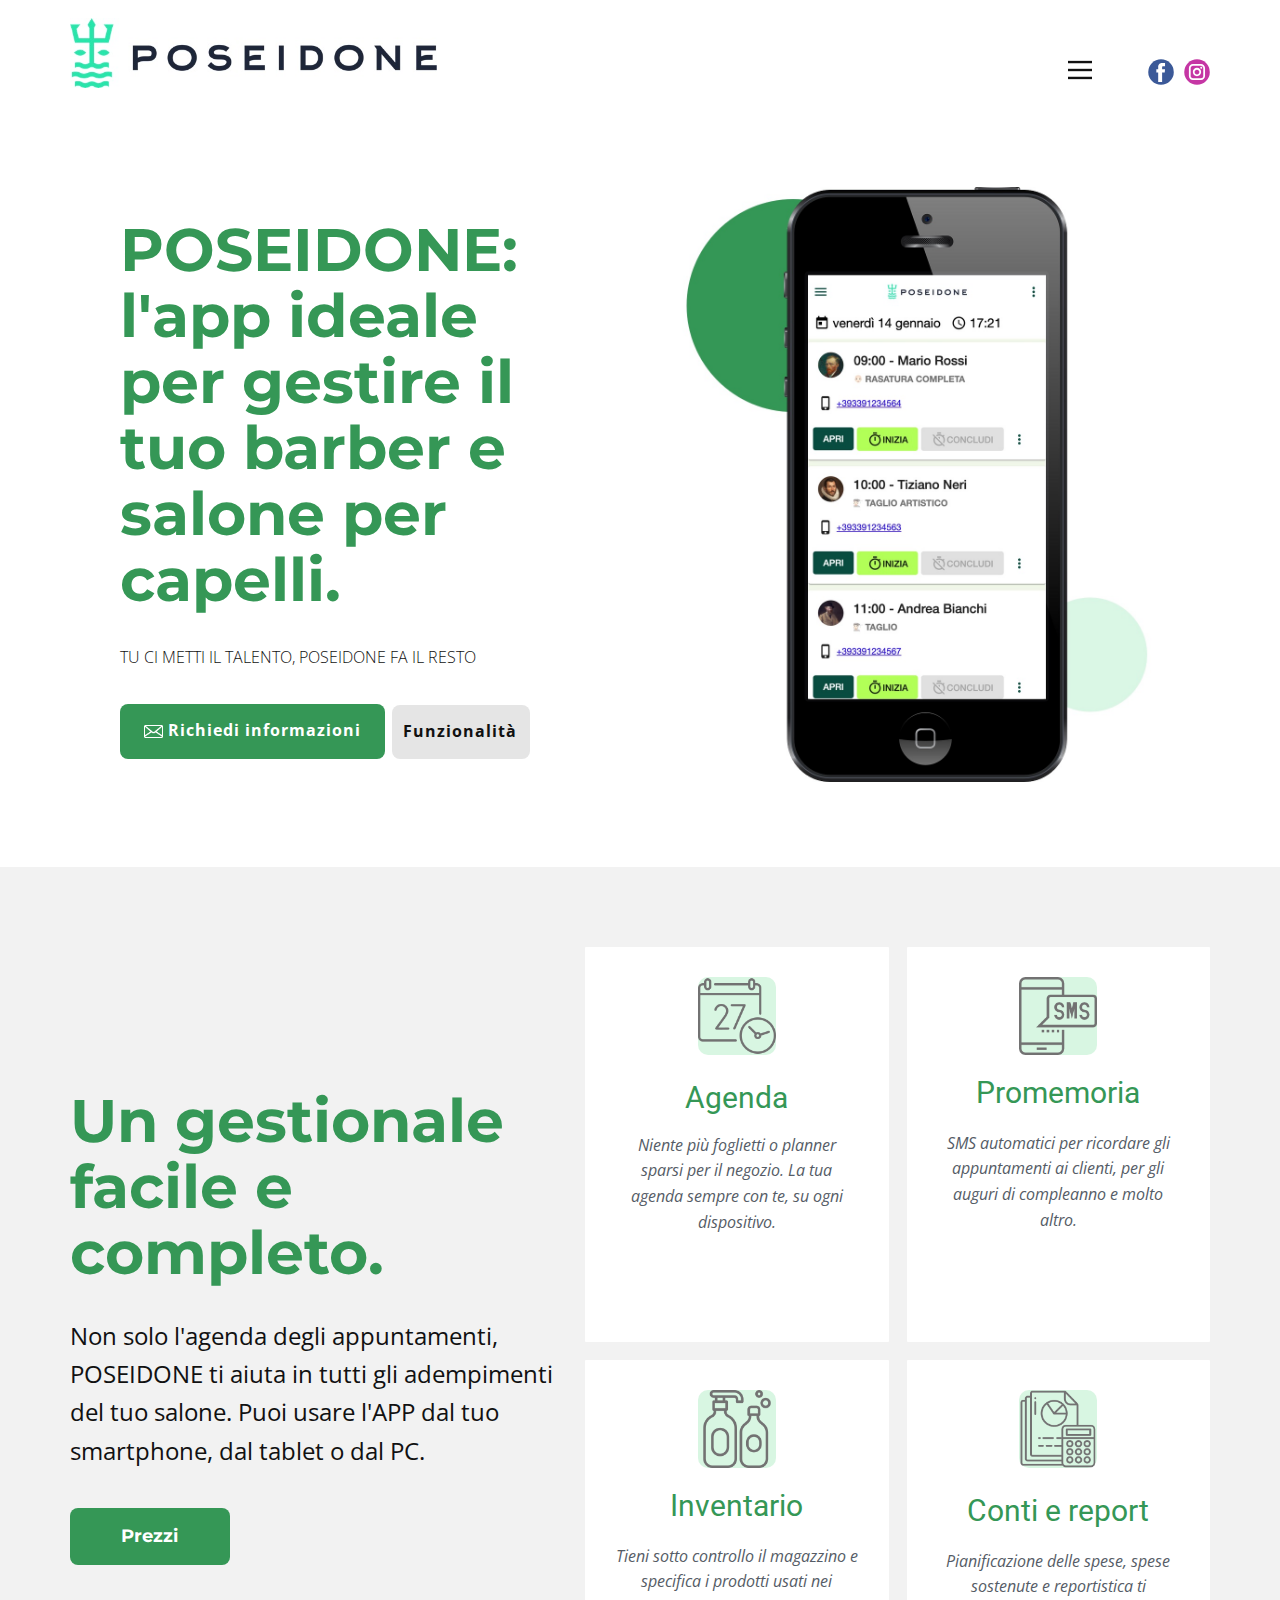
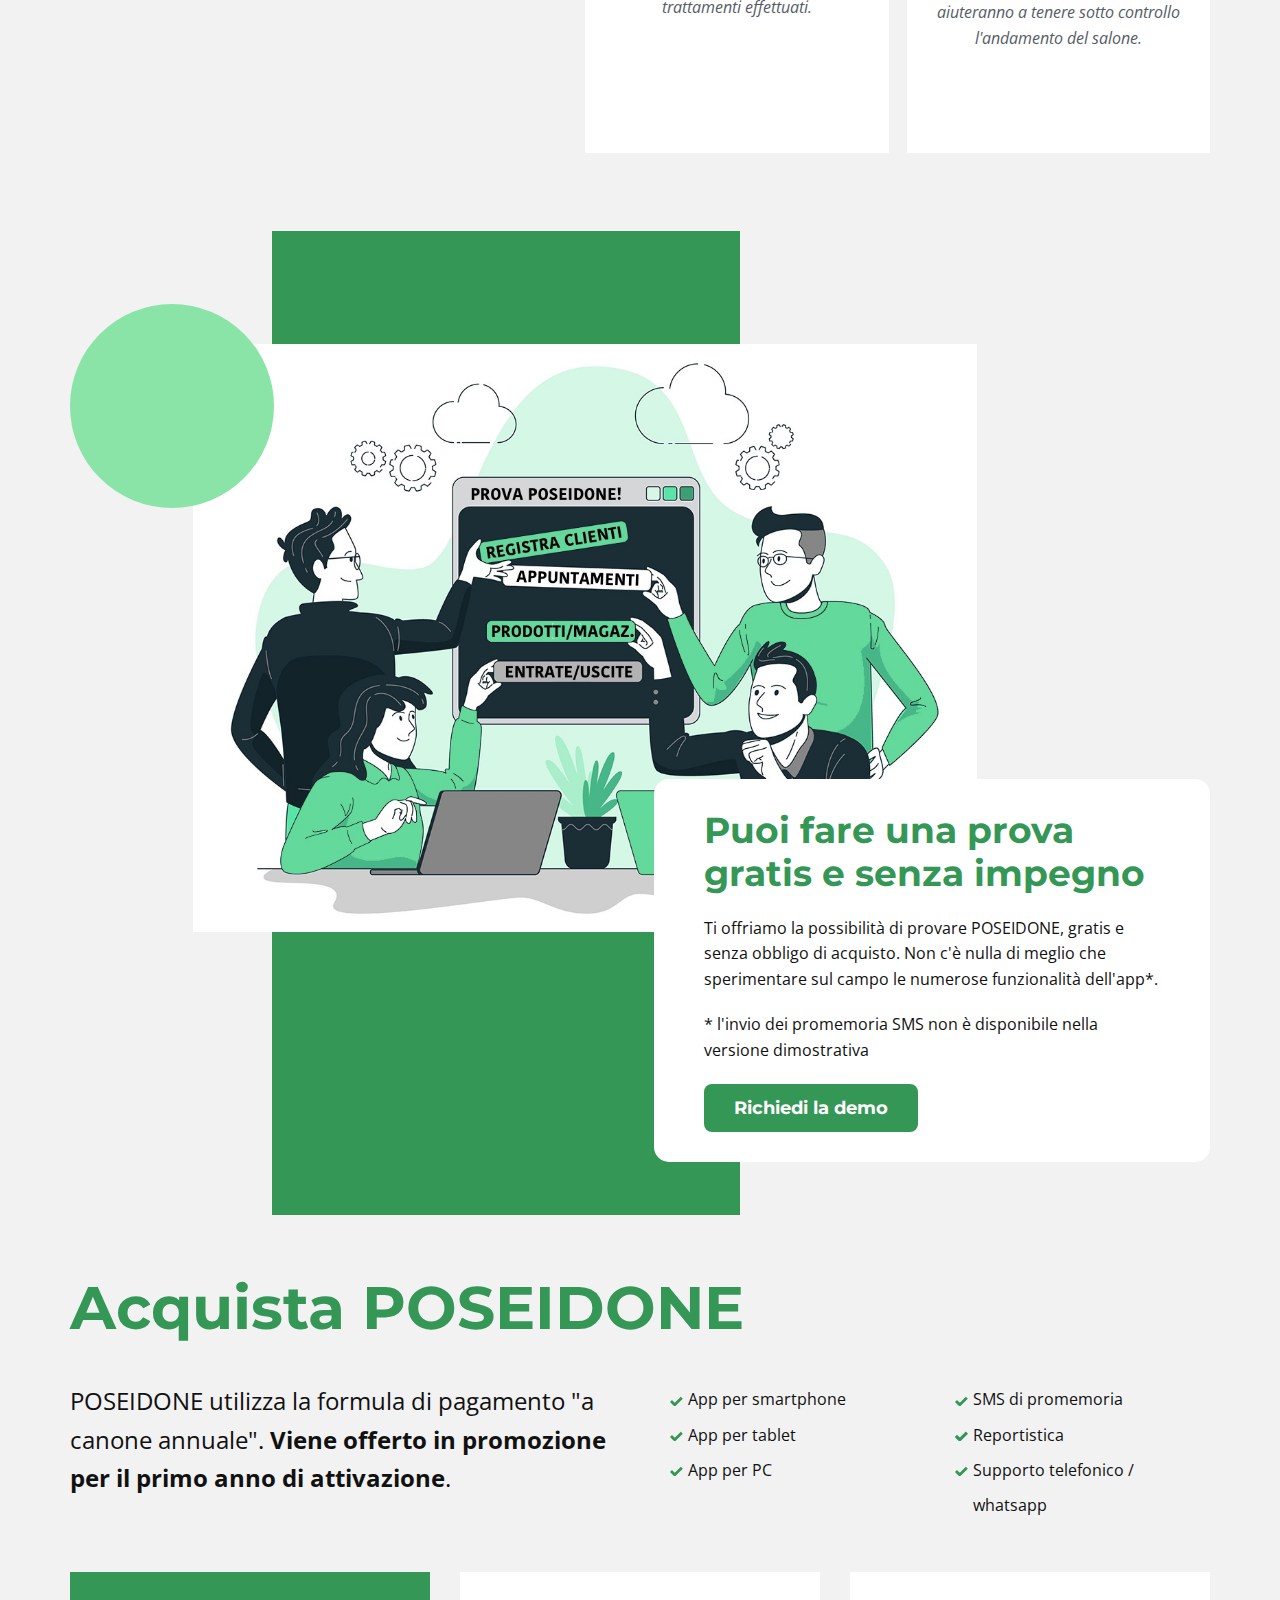
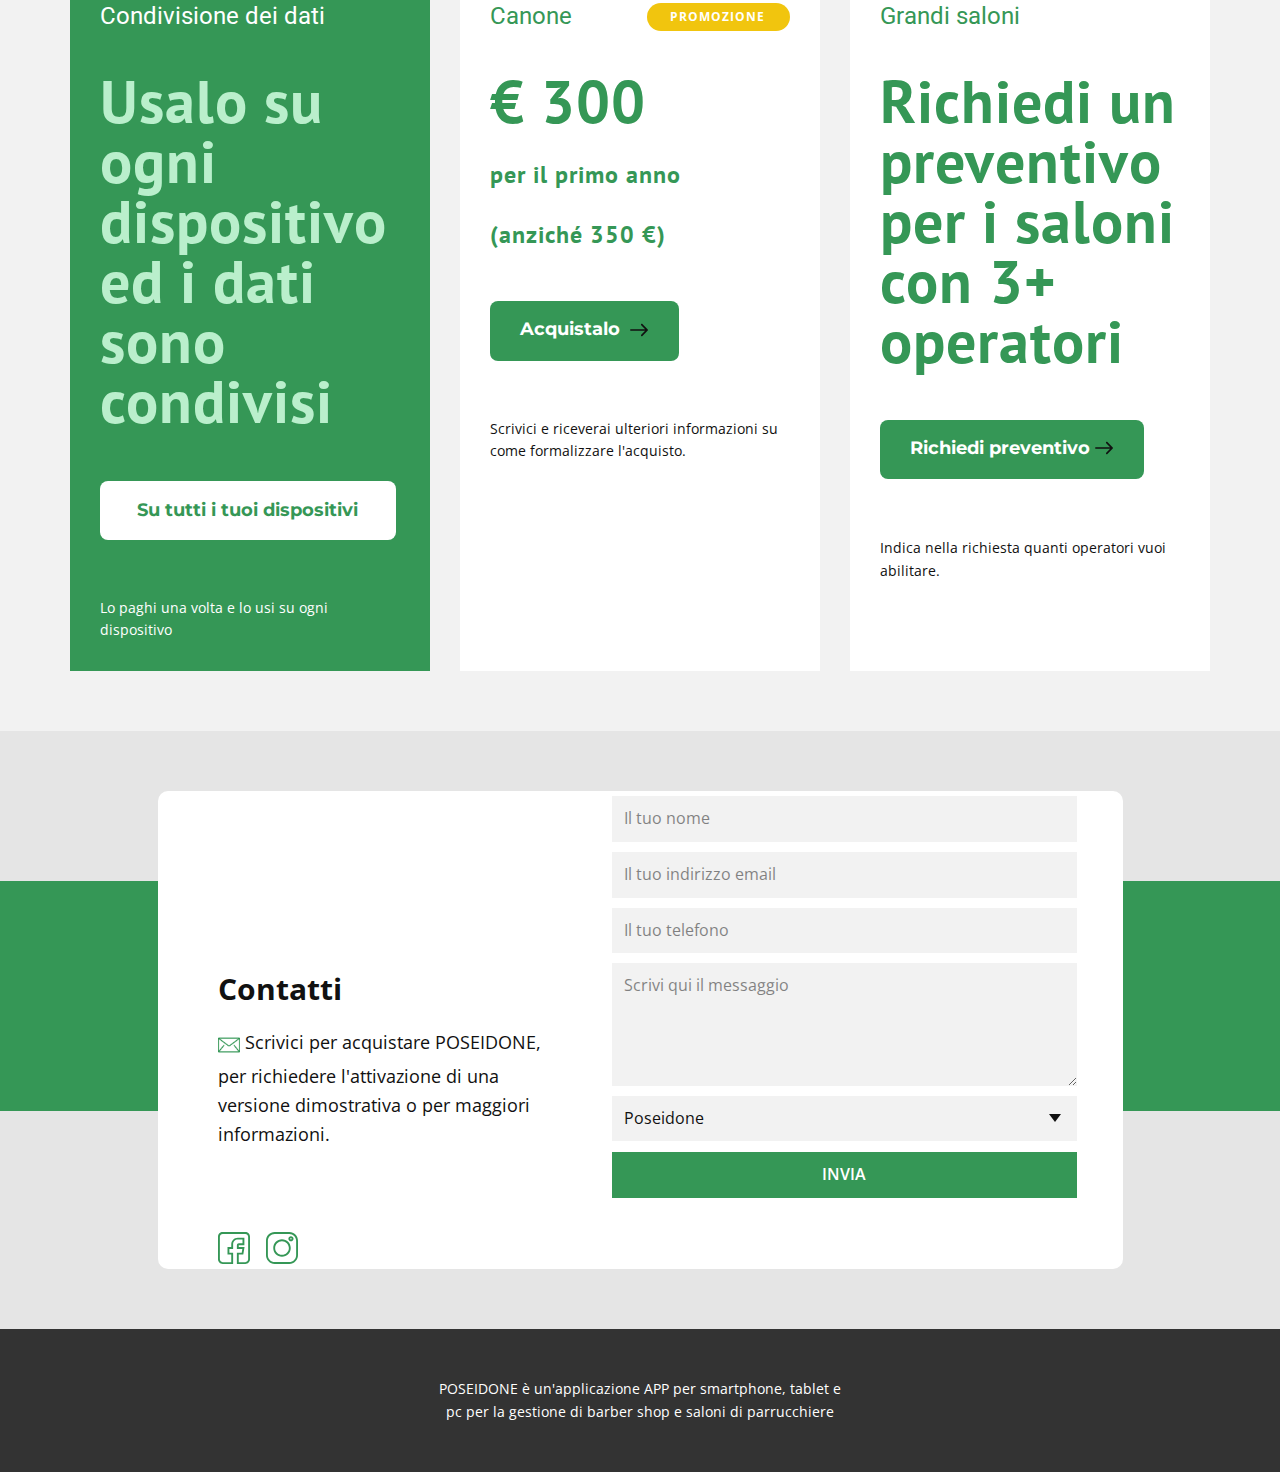
<file: html/home.html>
<!DOCTYPE html>
<html style="font-size: 16px;" lang="it-IT"><head>
    <meta name="viewport" content="width=device-width, initial-scale=1.0">
    <meta charset="utf-8">
    <meta name="keywords" content="salone, saloni, parrucchiere, parrucchieri, barba, capelli, barber, barber shop, salone di bellezza, saloni di bellezza, gestionale, agenda, planning, sms, messaggi, promemoria">
    <meta name="description" content="Poseidone è un'app per smartphone, tablet e computer per la gestione di saloni di bellezza, parrucchiere e parrucchieri, barberia e barber shop. Gestisce l'agenda degli appuntamenti, clienti, magazzino, trattamenti, entrate e spese, reportistica, messaggi sms di promemoria. Reportistica di dettaglio per l'andamento del salone.">
    <title>Poseidone - App per parrucchieri, barbieri, barber shop</title>
    <link rel="stylesheet" href="nicepage.css" media="screen">
<link rel="stylesheet" href="home.css" media="screen">
    <script class="u-script" type="text/javascript" src="jquery.js" defer=""></script>
    <script class="u-script" type="text/javascript" src="nicepage.js" defer=""></script>
    <meta name="generator" content="Nicepage 5.1.5, nicepage.com">
    <link rel="icon" href="images/favicon.png">
    <link id="u-theme-google-font" rel="stylesheet" href="https://fonts.googleapis.com/css?family=Roboto:100,100i,300,300i,400,400i,500,500i,700,700i,900,900i|Open+Sans:300,300i,400,400i,500,500i,600,600i,700,700i,800,800i">
    <link id="u-page-google-font" rel="stylesheet" href="https://fonts.googleapis.com/css?family=Montserrat:100,100i,200,200i,300,300i,400,400i,500,500i,600,600i,700,700i,800,800i,900,900i|PT+Sans:400,400i,700,700i|Open+Sans:300,300i,400,400i,500,500i,600,600i,700,700i,800,800i">
    
    
    
    
    
    
    <script type="application/ld+json">{
		"@context": "http://schema.org",
		"@type": "Organization",
		"name": "Poseidone",
		"logo": "images/poseidone-logo.jpg",
		"sameAs": [
				"https://poseidone.circe.cloud",
				"https://poseidone.circe.cloud"
		]
}</script>
    <meta name="theme-color" content="#4861df">
    <meta property="og:title" content="Poseidone - App per parrucchieri, barbieri, barber shop">
    <meta property="og:description" content="Poseidone è un'app per smartphone, tablet e computer per la gestione di saloni di bellezza, parrucchiere e parrucchieri, barberia e barber shop. Gestisce l'agenda degli appuntamenti, clienti, magazzino, trattamenti, entrate e spese, reportistica, messaggi sms di promemoria. Reportistica di dettaglio per l'andamento del salone.">
    <meta property="og:type" content="website">
  </head>
  <body class="u-body u-xl-mode" data-lang="it"><header class="u-align-center-sm u-align-center-xs u-clearfix u-header u-header" id="sec-ef8f"><div class="u-clearfix u-sheet u-valign-middle-lg u-valign-middle-md u-valign-middle-sm u-valign-middle-xl u-sheet-1">
        <a href="https://nicepage.com" class="u-image u-logo u-image-1" data-image-width="600" data-image-height="115">
          <img src="images/poseidone-logo.jpg" class="u-logo-image u-logo-image-1" data-image-width="63">
        </a>
        <div class="u-social-icons u-spacing-10 u-social-icons-1">
          <a class="u-social-url" title="facebook" target="_blank" href="https://poseidone.circe.cloud"><span class="u-icon u-social-facebook u-social-icon u-icon-1"><svg class="u-svg-link" preserveAspectRatio="xMidYMin slice" viewBox="0 0 112 112" style=""><use xmlns:xlink="http://www.w3.org/1999/xlink" xlink:href="#svg-9759"></use></svg><svg class="u-svg-content" viewBox="0 0 112 112" x="0" y="0" id="svg-9759"><circle fill="currentColor" cx="56.1" cy="56.1" r="55"></circle><path fill="#FFFFFF" d="M73.5,31.6h-9.1c-1.4,0-3.6,0.8-3.6,3.9v8.5h12.6L72,58.3H60.8v40.8H43.9V58.3h-8V43.9h8v-9.2
            c0-6.7,3.1-17,17-17h12.5v13.9H73.5z"></path></svg></span>
          </a>
          <a class="u-social-url" title="instagram" target="_blank" href="https://poseidone.circe.cloud"><span class="u-icon u-social-icon u-social-instagram u-icon-2"><svg class="u-svg-link" preserveAspectRatio="xMidYMin slice" viewBox="0 0 112 112" style=""><use xmlns:xlink="http://www.w3.org/1999/xlink" xlink:href="#svg-df14"></use></svg><svg class="u-svg-content" viewBox="0 0 112 112" x="0" y="0" id="svg-df14"><circle fill="currentColor" cx="56.1" cy="56.1" r="55"></circle><path fill="#FFFFFF" d="M55.9,38.2c-9.9,0-17.9,8-17.9,17.9C38,66,46,74,55.9,74c9.9,0,17.9-8,17.9-17.9C73.8,46.2,65.8,38.2,55.9,38.2
            z M55.9,66.4c-5.7,0-10.3-4.6-10.3-10.3c-0.1-5.7,4.6-10.3,10.3-10.3c5.7,0,10.3,4.6,10.3,10.3C66.2,61.8,61.6,66.4,55.9,66.4z"></path><path fill="#FFFFFF" d="M74.3,33.5c-2.3,0-4.2,1.9-4.2,4.2s1.9,4.2,4.2,4.2s4.2-1.9,4.2-4.2S76.6,33.5,74.3,33.5z"></path><path fill="#FFFFFF" d="M73.1,21.3H38.6c-9.7,0-17.5,7.9-17.5,17.5v34.5c0,9.7,7.9,17.6,17.5,17.6h34.5c9.7,0,17.5-7.9,17.5-17.5V38.8
            C90.6,29.1,82.7,21.3,73.1,21.3z M83,73.3c0,5.5-4.5,9.9-9.9,9.9H38.6c-5.5,0-9.9-4.5-9.9-9.9V38.8c0-5.5,4.5-9.9,9.9-9.9h34.5
            c5.5,0,9.9,4.5,9.9,9.9V73.3z"></path></svg></span>
          </a>
        </div>
        <nav class="u-align-left u-menu u-menu-hamburger u-offcanvas u-menu-1" data-responsive-from="XL">
          <div class="menu-collapse" style="font-size: 1rem;">
            <a class="u-button-style u-nav-link" href="#">
              <svg class="u-svg-link" preserveAspectRatio="xMidYMin slice" viewBox="0 0 302 302" style=""><use xmlns:xlink="http://www.w3.org/1999/xlink" xlink:href="#svg-8a8f"></use></svg>
              <svg xmlns="http://www.w3.org/2000/svg" xmlns:xlink="http://www.w3.org/1999/xlink" version="1.1" id="svg-8a8f" x="0px" y="0px" viewBox="0 0 302 302" style="enable-background:new 0 0 302 302;" xml:space="preserve" class="u-svg-content"><g><rect y="36" width="302" height="30"></rect><rect y="236" width="302" height="30"></rect><rect y="136" width="302" height="30"></rect>
</g><g></g><g></g><g></g><g></g><g></g><g></g><g></g><g></g><g></g><g></g><g></g><g></g><g></g><g></g><g></g></svg>
            </a>
          </div>
          <div class="u-custom-menu u-nav-container" wfd-invisible="true">
            <ul class="u-nav u-spacing-2 u-unstyled u-nav-1"><li class="u-nav-item"><a class="u-active-grey-5 u-border-active-palette-1-base u-border-hover-palette-1-base u-button-style u-hover-grey-10 u-nav-link u-text-active-grey-90 u-text-grey-90 u-text-hover-grey-90" href="home.html" style="padding: 10px 20px;">home</a>
</li></ul>
          </div>
          <div class="u-custom-menu u-nav-container-collapse">
            <div class="u-align-center u-black u-container-style u-inner-container-layout u-opacity u-opacity-95 u-sidenav">
              <div class="u-inner-container-layout u-sidenav-overflow">
                <div class="u-menu-close"></div>
                <ul class="u-align-center u-nav u-popupmenu-items u-unstyled u-nav-2"><li class="u-nav-item"><a class="u-button-style u-nav-link" href="home.html" style="padding: 10px 20px;">home</a>
</li></ul>
              </div>
            </div>
            <div class="u-black u-menu-overlay u-opacity u-opacity-70" wfd-invisible="true"></div>
          </div>
        </nav>
      </div></header> 
    <section class="u-clearfix u-section-1" id="sec-a3f2">
      <div class="u-clearfix u-sheet u-valign-middle u-sheet-1">
        <div class="u-clearfix u-expanded-width u-gutter-0 u-layout-wrap u-layout-wrap-1">
          <div class="u-layout" style="">
            <div class="u-layout-row" style="">
              <div class="u-align-center-xs u-align-left-lg u-align-left-md u-align-left-sm u-align-left-xl u-container-style u-layout-cell u-left-cell u-size-30 u-size-xs-60 u-white u-layout-cell-1" src="">
                <div class="u-container-layout u-container-layout-1">
                  <h1 class="u-custom-font u-font-montserrat u-text u-text-palette-2-base u-text-1"> POSEIDONE:&nbsp; l'app ideale per gestire il tuo barber e salone per capelli.<br>
                  </h1>
                  <p class="u-text u-text-2">TU CI METTI IL TALENTO, POSEIDONE FA IL RESTO</p>
                  <a href="home.html#carousel_799b" class="u-active-grey-90 u-border-none u-btn u-btn-round u-button-style u-hover-grey-90 u-palette-2-base u-radius-8 u-text-active-white u-text-body-alt-color u-text-hover-white u-btn-1"><span class="u-file-icon u-icon u-text-white u-icon-1"><img src="images/520648-2273fcd9.png" alt=""></span>&nbsp;Richiedi informazioni
                  </a>
                  <a href="home.html#sec-56a8" class="u-active-grey-15 u-border-none u-btn u-btn-round u-button-style u-grey-10 u-hover-grey-15 u-radius-8 u-text-active-grey-80 u-text-body-color u-text-hover-grey-80 u-btn-2">Funzionalità</a>
                </div>
              </div>
              <div class="u-align-center u-container-style u-layout-cell u-right-cell u-size-30 u-size-xs-60 u-layout-cell-2" src="">
                <div class="u-container-layout u-valign-bottom-lg u-valign-bottom-xl u-valign-middle-md u-container-layout-2" src="">
                  <img class="u-expanded-width-lg u-expanded-width-md u-expanded-width-sm u-expanded-width-xs u-image u-image-contain u-image-1" src="images/mobile_poseidone_bg1.jpg" data-image-width="1078" data-image-height="1280">
                </div>
              </div>
            </div>
          </div>
        </div>
      </div>
    </section>
    <section class="u-align-center u-clearfix u-grey-5 u-section-2" id="sec-56a8">
      <div class="u-clearfix u-sheet u-valign-middle u-sheet-1">
        <div class="u-align-left u-container-style u-expanded-width-md u-expanded-width-sm u-expanded-width-xs u-group u-shape-rectangle u-group-1">
          <div class="u-container-layout u-valign-middle-lg u-valign-middle-xl u-valign-top-md u-valign-top-sm u-valign-top-xs u-container-layout-1">
            <h1 class="u-text u-text-palette-2-base u-text-1">Un gestionale facile e completo.</h1>
            <p class="u-text u-text-2"> Non solo l'agenda degli appuntamenti, POSEIDONE ti aiuta in tutti gli adempimenti del tuo salone. Puoi usare l'APP dal tuo smartphone, dal tablet o dal PC.</p>
            <a href="home.html#sec-d44c" class="u-active-palette-2-dark-3 u-border-none u-btn u-btn-round u-button-style u-custom-font u-font-montserrat u-hover-palette-2-dark-3 u-palette-2-base u-radius-8 u-text-active-white u-text-body-alt-color u-text-hover-white u-btn-1">Prezzi</a>
          </div>
        </div>
        <div class="u-clearfix u-expanded-width-md u-expanded-width-sm u-expanded-width-xs u-gutter-18 u-layout-wrap u-layout-wrap-1">
          <div class="u-gutter-0 u-layout">
            <div class="u-layout-row">
              <div class="u-size-30">
                <div class="u-layout-col">
                  <div class="u-align-center u-container-style u-layout-cell u-radius-10 u-size-40 u-white u-layout-cell-1">
                    <div class="u-container-layout u-container-layout-2"><span class="u-file-icon u-icon u-icon-rounded u-opacity u-opacity-55 u-palette-2-light-2 u-radius-10 u-spacing-18 u-icon-1"><img src="images/25359961.png" alt=""></span>
                      <h3 class="u-text u-text-default u-text-palette-2-base u-text-3">Agenda</h3>
                      <p class="u-text u-text-palette-5-dark-2 u-text-4">Niente più foglietti o planner sparsi per il negozio. La tua agenda sempre con te, su ogni dispositivo.</p>
                    </div>
                  </div>
                  <div class="u-align-center u-container-style u-layout-cell u-radius-10 u-size-20 u-white u-layout-cell-2">
                    <div class="u-container-layout u-container-layout-3"><span class="u-file-icon u-icon u-icon-rounded u-opacity u-opacity-55 u-palette-2-light-2 u-radius-10 u-spacing-18 u-icon-2"><img src="images/1848239.png" alt=""></span>
                      <h3 class="u-text u-text-default u-text-palette-2-base u-text-5">Inventario</h3>
                      <p class="u-text u-text-palette-5-dark-2 u-text-6">Tieni sotto controllo il magazzino e specifica i prodotti usati nei trattamenti effettuati.</p>
                    </div>
                  </div>
                </div>
              </div>
              <div class="u-size-30">
                <div class="u-layout-col">
                  <div class="u-align-center u-container-style u-layout-cell u-radius-10 u-size-20 u-white u-layout-cell-3">
                    <div class="u-container-layout u-container-layout-4"><span class="u-file-icon u-icon u-icon-rounded u-opacity u-opacity-55 u-palette-2-light-2 u-radius-10 u-spacing-18 u-icon-3"><img src="images/8902021.png" alt=""></span>
                      <h3 class="u-text u-text-default u-text-palette-2-base u-text-7">Promemoria</h3>
                      <p class="u-text u-text-palette-5-dark-2 u-text-8">SMS automatici per ricordare gli appuntamenti ai clienti, per gli auguri di compleanno e molto altro.</p>
                    </div>
                  </div>
                  <div class="u-align-center u-container-style u-layout-cell u-radius-10 u-size-40 u-white u-layout-cell-4">
                    <div class="u-container-layout u-container-layout-5"><span class="u-file-icon u-icon u-icon-rounded u-opacity u-opacity-55 u-palette-2-light-2 u-radius-10 u-spacing-18 u-icon-4"><img src="images/4341568.png" alt=""></span>
                      <h3 class="u-text u-text-default u-text-palette-2-base u-text-9">Conti e report</h3>
                      <p class="u-text u-text-palette-5-dark-2 u-text-10">Pianificazione delle spese, spese sostenute e reportistica ti aiuteranno a tenere sotto controllo l'andamento del salone.</p>
                    </div>
                  </div>
                </div>
              </div>
            </div>
          </div>
        </div>
      </div>
    </section>
    <section class="u-align-center u-clearfix u-grey-5 u-section-3" id="carousel_56ed">
      <div class="u-clearfix u-sheet u-valign-middle-lg u-valign-middle-xl u-sheet-1">
        <div class="u-absolute-hcenter-xs u-expanded-height u-palette-2-base u-shape u-shape-rectangle u-shape-1"></div>
        <img class="u-image u-image-1" src="images/prova-poseidone.jpg" data-image-width="1200" data-image-height="857">
        <div class="u-align-left u-container-style u-group u-radius-15 u-shape-round u-white u-group-1">
          <div class="u-container-layout u-valign-middle u-container-layout-1">
            <h3 class="u-custom-font u-font-montserrat u-text u-text-palette-2-base u-text-1">Puoi fare una prova gratis e senza impegno</h3>
            <p class="u-text u-text-2">Ti offriamo la possibilità di provare POSEIDONE, gratis e senza obbligo di acquisto. Non c'è nulla di meglio che sperimentare sul campo le numerose funzionalità dell'app*.</p>
            <p class="u-align-left u-text u-text-3">* l'invio dei promemoria SMS non è disponibile nella versione dimostrativa</p>
            <a href="home.html#carousel_799b" class="u-active-palette-2-dark-3 u-btn u-btn-round u-button-style u-custom-font u-font-montserrat u-hover-palette-2-dark-3 u-palette-2-base u-radius-8 u-text-active-white u-text-body-alt-color u-text-hover-white u-btn-1">Richiedi la demo</a>
          </div>
        </div>
        <div class="u-palette-2-light-1 u-shape u-shape-circle u-shape-2"></div>
      </div>
    </section>
    <section class="u-clearfix u-grey-5 u-section-4" id="sec-d44c">
      <div class="u-clearfix u-sheet u-valign-middle u-sheet-1">
        <h1 class="u-text u-text-1"> Acquista POSEIDONE</h1>
        <div class="u-clearfix u-expanded-width u-layout-wrap u-layout-wrap-1">
          <div class="u-layout">
            <div class="u-layout-row">
              <div class="u-container-style u-layout-cell u-size-27-md u-size-27-sm u-size-27-xs u-size-30-lg u-size-30-xl u-layout-cell-1">
                <div class="u-container-layout u-container-layout-1">
                  <p class="u-text u-text-default u-text-2">POSEIDONE utilizza la formula di pagamento "a canone annuale". <b>Viene offerto in promozione per il primo anno di attivazione</b>.
                  </p>
                </div>
              </div>
              <div class="u-container-style u-layout-cell u-size-15-lg u-size-15-xl u-size-17-md u-size-17-sm u-size-17-xs u-layout-cell-2">
                <div class="u-container-layout u-container-layout-2">
                  <ul class="u-custom-list u-text u-text-3">
                    <li>
                      <div class="u-list-icon u-text-palette-2-base">
                        <svg class="u-svg-content" viewBox="0 0 512 512" id="svg-18ed"><path d="m433.1 67.1-231.8 231.9c-6.2 6.2-16.4 6.2-22.6 0l-99.8-99.8-78.9 78.8 150.5 150.5c10.5 10.5 24.6 16.3 39.4 16.3 14.8 0 29-5.9 39.4-16.3l282.7-282.5z" fill="currentColor"></path></svg>
                      </div>
                    </li>
                    <li>App per smartphone</li>
                    <li>
                      <div class="u-list-icon u-text-palette-2-base">
                        <svg class="u-svg-content" viewBox="0 0 512 512" id="svg-18ed"><path d="m433.1 67.1-231.8 231.9c-6.2 6.2-16.4 6.2-22.6 0l-99.8-99.8-78.9 78.8 150.5 150.5c10.5 10.5 24.6 16.3 39.4 16.3 14.8 0 29-5.9 39.4-16.3l282.7-282.5z" fill="currentColor"></path></svg>
                      </div>App per tablet<br>
                    </li>
                    <li>
                      <div class="u-list-icon u-text-palette-2-base">
                        <svg class="u-svg-content" viewBox="0 0 512 512" id="svg-18ed"><path d="m433.1 67.1-231.8 231.9c-6.2 6.2-16.4 6.2-22.6 0l-99.8-99.8-78.9 78.8 150.5 150.5c10.5 10.5 24.6 16.3 39.4 16.3 14.8 0 29-5.9 39.4-16.3l282.7-282.5z" fill="currentColor"></path></svg>
                      </div>App per PC
                    </li>
                  </ul>
                </div>
              </div>
              <div class="u-container-style u-layout-cell u-size-15-lg u-size-15-xl u-size-16-md u-size-16-sm u-size-16-xs u-layout-cell-3">
                <div class="u-container-layout u-container-layout-3">
                  <ul class="u-custom-list u-text u-text-4">
                    <li>
                      <div class="u-list-icon u-text-palette-2-base">
                        <svg class="u-svg-content" viewBox="0 0 512 512" id="svg-18ed"><path d="m433.1 67.1-231.8 231.9c-6.2 6.2-16.4 6.2-22.6 0l-99.8-99.8-78.9 78.8 150.5 150.5c10.5 10.5 24.6 16.3 39.4 16.3 14.8 0 29-5.9 39.4-16.3l282.7-282.5z" fill="currentColor"></path></svg>
                      </div>
                    </li>
                    <li>SMS di promemoria</li>
                    <li>
                      <div class="u-list-icon u-text-palette-2-base">
                        <svg class="u-svg-content" viewBox="0 0 512 512" id="svg-18ed"><path d="m433.1 67.1-231.8 231.9c-6.2 6.2-16.4 6.2-22.6 0l-99.8-99.8-78.9 78.8 150.5 150.5c10.5 10.5 24.6 16.3 39.4 16.3 14.8 0 29-5.9 39.4-16.3l282.7-282.5z" fill="currentColor"></path></svg>
                      </div>
                      <div class="u-list-icon u-text-palette-2-base">
                        <svg class="u-svg-content" viewBox="0 0 512 512" id="svg-18ed"><path d="m433.1 67.1-231.8 231.9c-6.2 6.2-16.4 6.2-22.6 0l-99.8-99.8-78.9 78.8 150.5 150.5c10.5 10.5 24.6 16.3 39.4 16.3 14.8 0 29-5.9 39.4-16.3l282.7-282.5z" fill="currentColor"></path></svg>
                      </div>Reportistica
                    </li>
                    <li>
                      <div class="u-list-icon u-text-palette-2-base">
                        <svg class="u-svg-content" viewBox="0 0 512 512" id="svg-18ed"><path d="m433.1 67.1-231.8 231.9c-6.2 6.2-16.4 6.2-22.6 0l-99.8-99.8-78.9 78.8 150.5 150.5c10.5 10.5 24.6 16.3 39.4 16.3 14.8 0 29-5.9 39.4-16.3l282.7-282.5z" fill="currentColor"></path></svg>
                      </div>Supporto telefonico / whatsapp
                    </li>
                  </ul>
                </div>
              </div>
            </div>
          </div>
        </div>
        <div class="u-clearfix u-expanded-width u-gutter-30 u-layout-wrap u-layout-wrap-2">
          <div class="u-gutter-0 u-layout">
            <div class="u-layout-row">
              <div class="u-align-left u-container-style u-layout-cell u-left-cell u-palette-2-base u-radius-15 u-shape-round u-size-20 u-layout-cell-4">
                <div class="u-container-layout u-valign-top u-container-layout-4">
                  <h4 class="u-text u-text-body-alt-color u-text-default u-text-5">Condivisione dei dati</h4>
                  <h1 class="u-custom-font u-font-pt-sans u-text u-text-default u-text-6">Usalo su ogni dispositivo <br>ed i dati sono condivisi
                  </h1>
                  <a href="#" class="u-btn u-btn-round u-button-style u-custom-font u-font-montserrat u-radius-8 u-text-palette-2-base u-white u-btn-1">Su tutti i tuoi dispositivi </a>
                  <p class="u-text u-text-7">Lo paghi una volta e lo usi su ogni dispositivo</p>
                </div>
              </div>
              <div class="u-align-left u-container-style u-layout-cell u-radius-15 u-size-20 u-white u-layout-cell-5">
                <div class="u-container-layout u-valign-top u-container-layout-5">
                  <h4 class="u-text u-text-default u-text-palette-2-base u-text-8">Canone</h4>
                  <a href="#" class="u-active-palette-3-light-2 u-border-none u-btn u-btn-round u-button-style u-hover-palette-3-light-1 u-palette-3-base u-radius-31 u-text-active-black u-text-body-alt-color u-text-hover-black u-btn-2">Promozione</a>
                  <h1 class="u-custom-font u-font-pt-sans u-text u-text-default u-text-palette-2-base u-text-9"> € 300<br>
                    <span style="font-size: 1.5rem;">per il primo anno<br>(anziché 350 €)
                    </span>
                  </h1>
                  <a href="home.html#carousel_799b" class="u-active-black u-border-none u-btn u-btn-round u-button-style u-custom-font u-font-montserrat u-hover-black u-palette-2-base u-radius-8 u-text-body-alt-color u-btn-3">Acquistalo&nbsp;&nbsp;<span class="u-icon u-icon-1"><svg class="u-svg-content" viewBox="0 0 268.832 268.832" x="0px" y="0px" style="width: 1em; height: 1em;"><g><path d="M265.171,125.577l-80-80c-4.881-4.881-12.797-4.881-17.678,0c-4.882,4.882-4.882,12.796,0,17.678l58.661,58.661H12.5   c-6.903,0-12.5,5.597-12.5,12.5c0,6.902,5.597,12.5,12.5,12.5h213.654l-58.659,58.661c-4.882,4.882-4.882,12.796,0,17.678   c2.44,2.439,5.64,3.661,8.839,3.661s6.398-1.222,8.839-3.661l79.998-80C270.053,138.373,270.053,130.459,265.171,125.577z"></path>
</g></svg><img></span>
                  </a>
                  <p class="u-text u-text-10"> Scrivici e riceverai ulteriori informazioni su come formalizzare l'acquisto.</p>
                </div>
              </div>
              <div class="u-align-left u-container-style u-layout-cell u-radius-15 u-right-cell u-size-20 u-white u-layout-cell-6">
                <div class="u-container-layout u-valign-top u-container-layout-6">
                  <h4 class="u-text u-text-default u-text-palette-2-base u-text-11">Grandi saloni</h4>
                  <h1 class="u-custom-font u-font-pt-sans u-text u-text-default u-text-palette-2-base u-text-12">Richiedi un preventivo per i saloni con 3+ operatori</h1>
                  <a href="home.html#carousel_799b" class="u-active-black u-border-none u-btn u-btn-round u-button-style u-custom-font u-font-montserrat u-hover-black u-palette-2-base u-radius-8 u-text-body-alt-color u-btn-4">Richiedi preventivo&nbsp;<span class="u-icon u-icon-2"><svg class="u-svg-content" viewBox="0 0 268.832 268.832" x="0px" y="0px" style="width: 1em; height: 1em;"><g><path d="M265.171,125.577l-80-80c-4.881-4.881-12.797-4.881-17.678,0c-4.882,4.882-4.882,12.796,0,17.678l58.661,58.661H12.5   c-6.903,0-12.5,5.597-12.5,12.5c0,6.902,5.597,12.5,12.5,12.5h213.654l-58.659,58.661c-4.882,4.882-4.882,12.796,0,17.678   c2.44,2.439,5.64,3.661,8.839,3.661s6.398-1.222,8.839-3.661l79.998-80C270.053,138.373,270.053,130.459,265.171,125.577z"></path>
</g></svg><img></span>
                  </a>
                  <p class="u-text u-text-13"> Indica nella richiesta quanti operatori vuoi abilitare.</p>
                </div>
              </div>
            </div>
          </div>
        </div>
      </div>
    </section>
    <section class="u-align-center u-clearfix u-grey-10 u-section-5" id="carousel_799b">
      <div class="u-expanded-width u-palette-2-base u-shape u-shape-rectangle u-shape-1"></div>
      <div class="u-container-style u-group u-radius-10 u-shape-round u-white u-group-1">
        <div class="u-container-layout u-container-layout-1">
          <div class="u-expanded-width-sm u-expanded-width-xs u-form u-form-1">
            <form action="https://www.circe.cloud/request_info" class="u-clearfix u-form-spacing-10 u-form-vertical u-inner-form" style="padding: 0px;" source="custom" name="frmRequestInfo">
              <div class="u-form-group u-form-name">
                <label for="name-da97" class="u-form-control-hidden u-label" wfd-invisible="true">Name</label>
                <input type="text" placeholder="Il tuo nome" id="name-da97" name="name" class="u-border-no-bottom u-border-no-left u-border-no-right u-border-no-top u-grey-5 u-input u-input-rectangle" required="">
              </div>
              <div class="u-form-email u-form-group">
                <label for="email-da97" class="u-form-control-hidden u-label" wfd-invisible="true">Email</label>
                <input type="email" placeholder="Il tuo indirizzo email" id="email-da97" name="email" class="u-border-no-bottom u-border-no-left u-border-no-right u-border-no-top u-grey-5 u-input u-input-rectangle" required="">
              </div>
              <div class="u-form-group u-form-group-3">
                <label for="text-6e21" class="u-form-control-hidden u-label"></label>
                <input type="text" placeholder="Il tuo telefono" id="text-6e21" name="phone" class="u-border-no-bottom u-border-no-left u-border-no-right u-border-no-top u-grey-5 u-input u-input-rectangle">
              </div>
              <div class="u-form-group u-form-message">
                <label for="message-da97" class="u-form-control-hidden u-label" wfd-invisible="true">Message</label>
                <textarea placeholder="Scrivi qui il messaggio" rows="4" cols="50" id="message-da97" name="message" class="u-border-no-bottom u-border-no-left u-border-no-right u-border-no-top u-grey-5 u-input u-input-rectangle" required=""></textarea>
              </div>
              <div class="u-form-group u-form-select u-form-group-5">
                <label for="select-9223" class="u-form-control-hidden u-label"></label>
                <div class="u-form-select-wrapper">
                  <select id="select-9223" name="prodotto" class="u-border-no-bottom u-border-no-left u-border-no-right u-border-no-top u-grey-5 u-input u-input-rectangle" required="required">
                    <option value="Poseidone">Poseidone</option>
                  </select>
                  <svg class="u-caret u-caret-svg" version="1.1" id="Layer_1" xmlns="http://www.w3.org/2000/svg" xmlns:xlink="http://www.w3.org/1999/xlink" x="0px" y="0px" width="16px" height="16px" viewBox="0 0 16 16" style="fill:currentColor;" xml:space="preserve"><polygon class="st0" points="8,12 2,4 14,4 "></polygon></svg>
                </div>
              </div>
              <div class="u-align-left u-form-group u-form-submit">
                <a href="#" class="u-btn u-btn-submit u-button-style u-palette-2-base u-btn-1">INVIA</a>
                <input type="submit" value="submit" class="u-form-control-hidden" wfd-invisible="true">
              </div>
              <div class="u-form-send-message u-form-send-success" wfd-invisible="true">Grazie! Il tuo messaggio è stato inviato.</div>
              <div class="u-form-send-error u-form-send-message" wfd-invisible="true">Non è stato possibile inviare il messaggio. Correggere gli errori e riprovare.</div>
              <input type="hidden" value="" name="recaptchaResponse" wfd-invisible="true">
            </form>
          </div>
          <h3 class="u-custom-font u-font-open-sans u-text u-text-1">Contatti</h3>
          <p class="u-text u-text-2"><span class="u-file-icon u-icon u-text-palette-2-base u-icon-1"><img src="images/546394-9b16e727.png" alt=""></span>&nbsp;Scrivici per acquistare POSEIDONE, per richiedere l'attivazione di una versione dimostrativa o per maggiori informazioni.
          </p>
          <div class="u-social-icons u-spacing-16 u-social-icons-1">
            <a class="u-social-url" target="_blank" data-type="Custom" title="Custom" href="https://poseidone.circe.cloud"><span class="u-icon u-icon-circle u-social-custom u-social-icon u-text-palette-2-base u-icon-2"><svg class="u-svg-link" preserveAspectRatio="xMidYMin slice" viewBox="0 0 512 512" style=""><use xmlns:xlink="http://www.w3.org/1999/xlink" xlink:href="#svg-7180"></use></svg><svg class="u-svg-content" viewBox="0 0 512 512" id="svg-7180"><path d="m75 512h167v-182h-60v-60h60v-75c0-41.355469 33.644531-75 75-75h75v60h-60c-16.542969 0-30 13.457031-30 30v60h87.292969l-10 60h-77.292969v182h135c41.355469 0 75-33.644531 75-75v-362c0-41.355469-33.644531-75-75-75h-362c-41.355469 0-75 33.644531-75 75v362c0 41.355469 33.644531 75 75 75zm-45-437c0-24.8125 20.1875-45 45-45h362c24.8125 0 45 20.1875 45 45v362c0 24.8125-20.1875 45-45 45h-105v-122h72.707031l20-120h-92.707031v-30h90v-120h-105c-57.898438 0-105 47.101562-105 105v45h-60v120h60v122h-137c-24.8125 0-45-20.1875-45-45zm0 0"></path></svg></span>
            </a>
            <a class="u-social-url" target="_blank" data-type="Custom" title="Custom" href="https://poseidone.circe.cloud"><span class="u-icon u-icon-circle u-social-custom u-social-icon u-text-palette-2-base u-icon-3"><svg class="u-svg-link" preserveAspectRatio="xMidYMin slice" viewBox="0 0 512.00096 512.00096" style=""><use xmlns:xlink="http://www.w3.org/1999/xlink" xlink:href="#svg-009b"></use></svg><svg class="u-svg-content" viewBox="0 0 512.00096 512.00096" id="svg-009b"><path d="m373.40625 0h-234.8125c-76.421875 0-138.59375 62.171875-138.59375 138.59375v234.816406c0 76.417969 62.171875 138.589844 138.59375 138.589844h234.816406c76.417969 0 138.589844-62.171875 138.589844-138.589844v-234.816406c0-76.421875-62.171875-138.59375-138.59375-138.59375zm108.578125 373.410156c0 59.867188-48.707031 108.574219-108.578125 108.574219h-234.8125c-59.871094 0-108.578125-48.707031-108.578125-108.574219v-234.816406c0-59.871094 48.707031-108.578125 108.578125-108.578125h234.816406c59.867188 0 108.574219 48.707031 108.574219 108.578125zm0 0"></path><path d="m256 116.003906c-77.195312 0-139.996094 62.800782-139.996094 139.996094s62.800782 139.996094 139.996094 139.996094 139.996094-62.800782 139.996094-139.996094-62.800782-139.996094-139.996094-139.996094zm0 249.976563c-60.640625 0-109.980469-49.335938-109.980469-109.980469 0-60.640625 49.339844-109.980469 109.980469-109.980469 60.644531 0 109.980469 49.339844 109.980469 109.980469 0 60.644531-49.335938 109.980469-109.980469 109.980469zm0 0"></path><path d="m399.34375 66.285156c-22.8125 0-41.367188 18.558594-41.367188 41.367188 0 22.8125 18.554688 41.371094 41.367188 41.371094s41.371094-18.558594 41.371094-41.371094-18.558594-41.367188-41.371094-41.367188zm0 52.71875c-6.257812 0-11.351562-5.09375-11.351562-11.351562 0-6.261719 5.09375-11.351563 11.351562-11.351563 6.261719 0 11.355469 5.089844 11.355469 11.351563 0 6.257812-5.09375 11.351562-11.355469 11.351562zm0 0"></path></svg></span>
            </a>
          </div>
        </div>
      </div>
    </section>
    
    
    <footer class="u-align-center u-clearfix u-footer u-grey-80 u-footer" id="sec-c677"><div class="u-clearfix u-sheet u-sheet-1">
        <p class="u-small-text u-text u-text-variant u-text-1">POSEIDONE è un'applicazione APP per smartphone, tablet e pc per la gestione di barber shop e saloni di parrucchiere</p>
      </div></footer>
  
</body></html>
</file>
